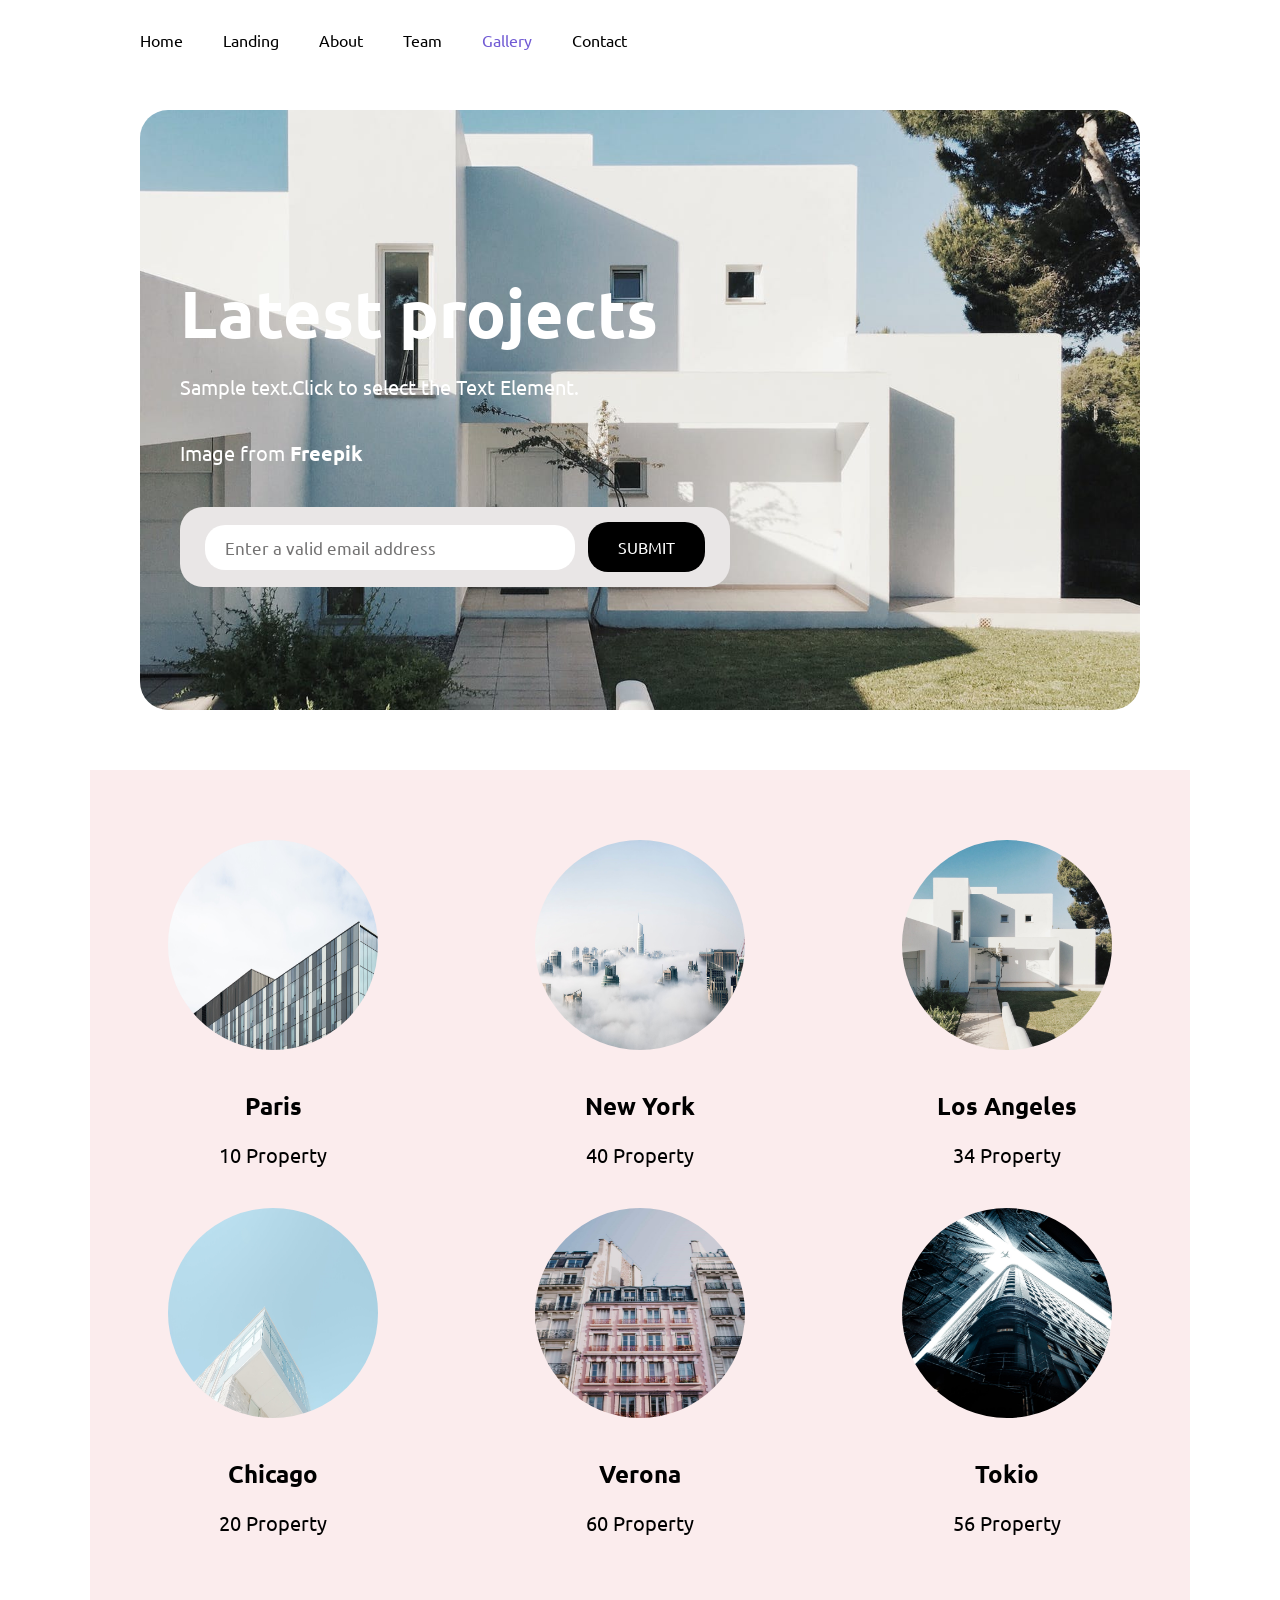
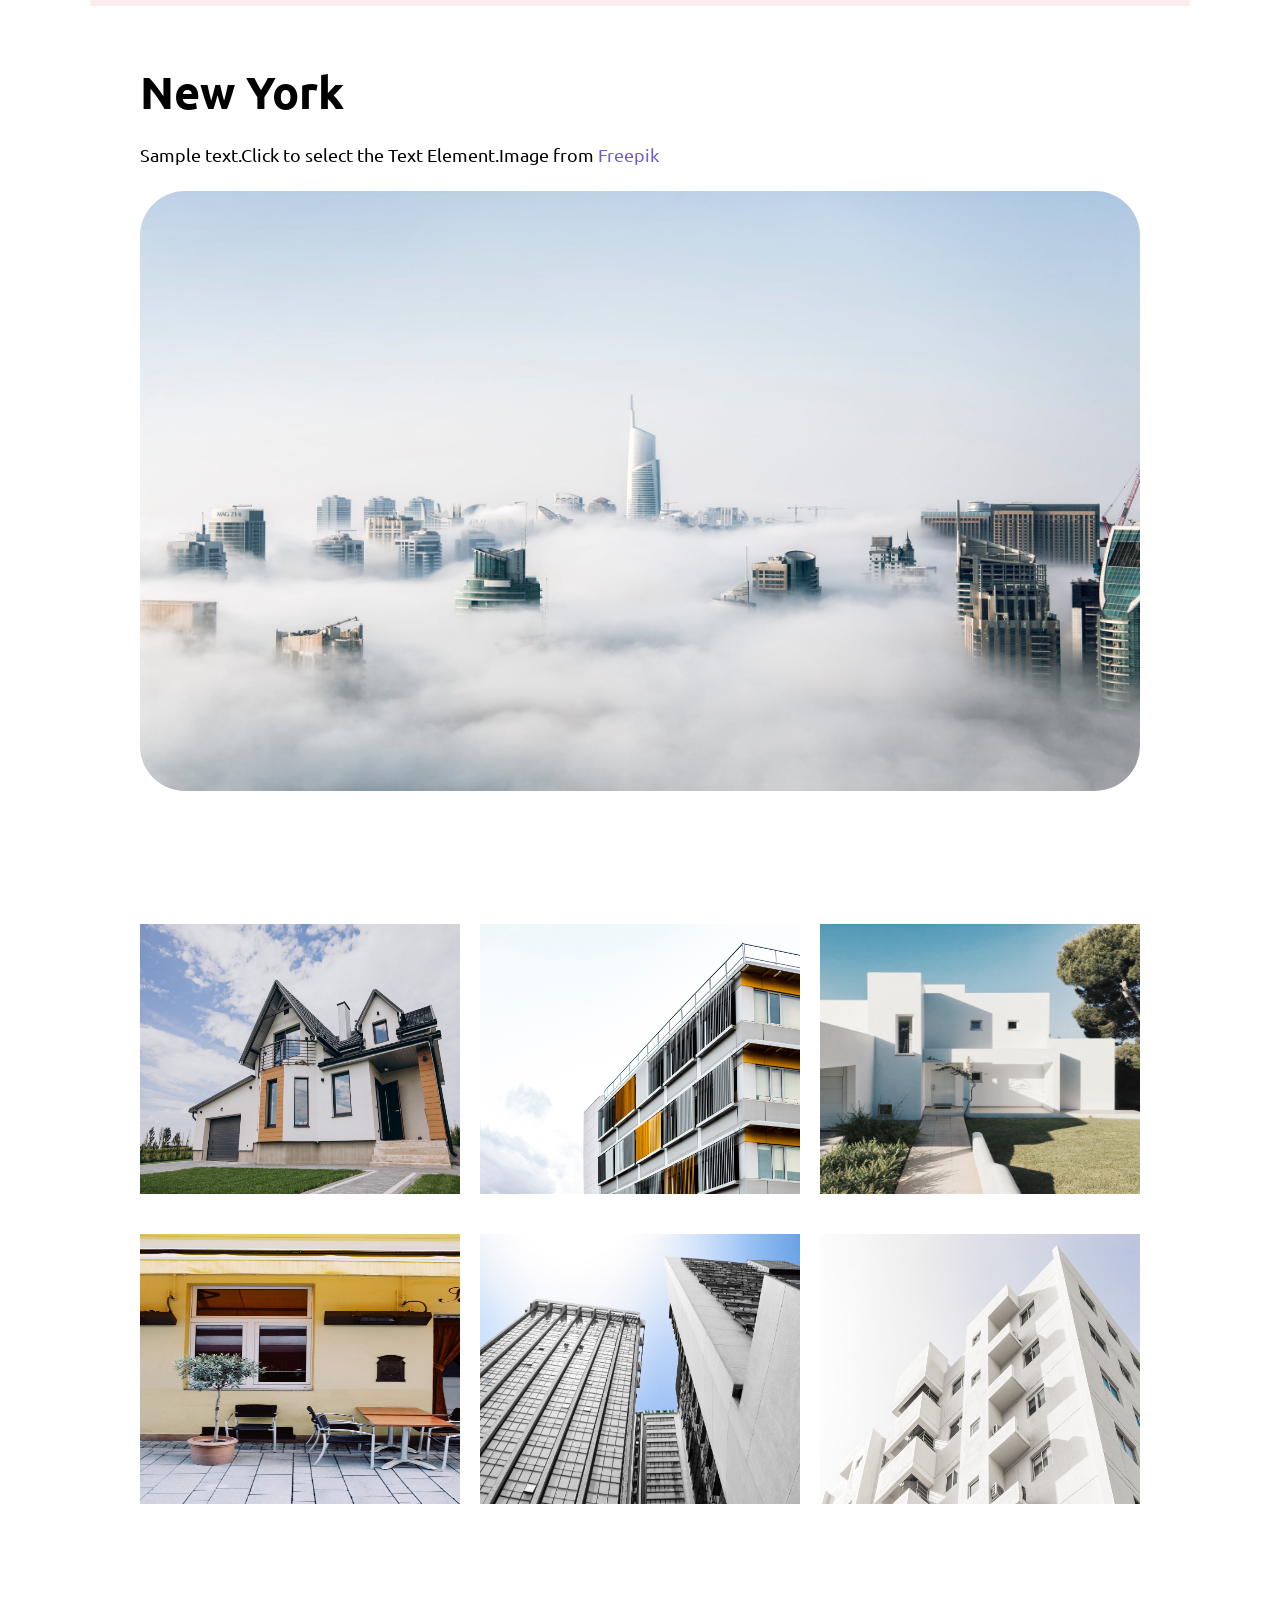
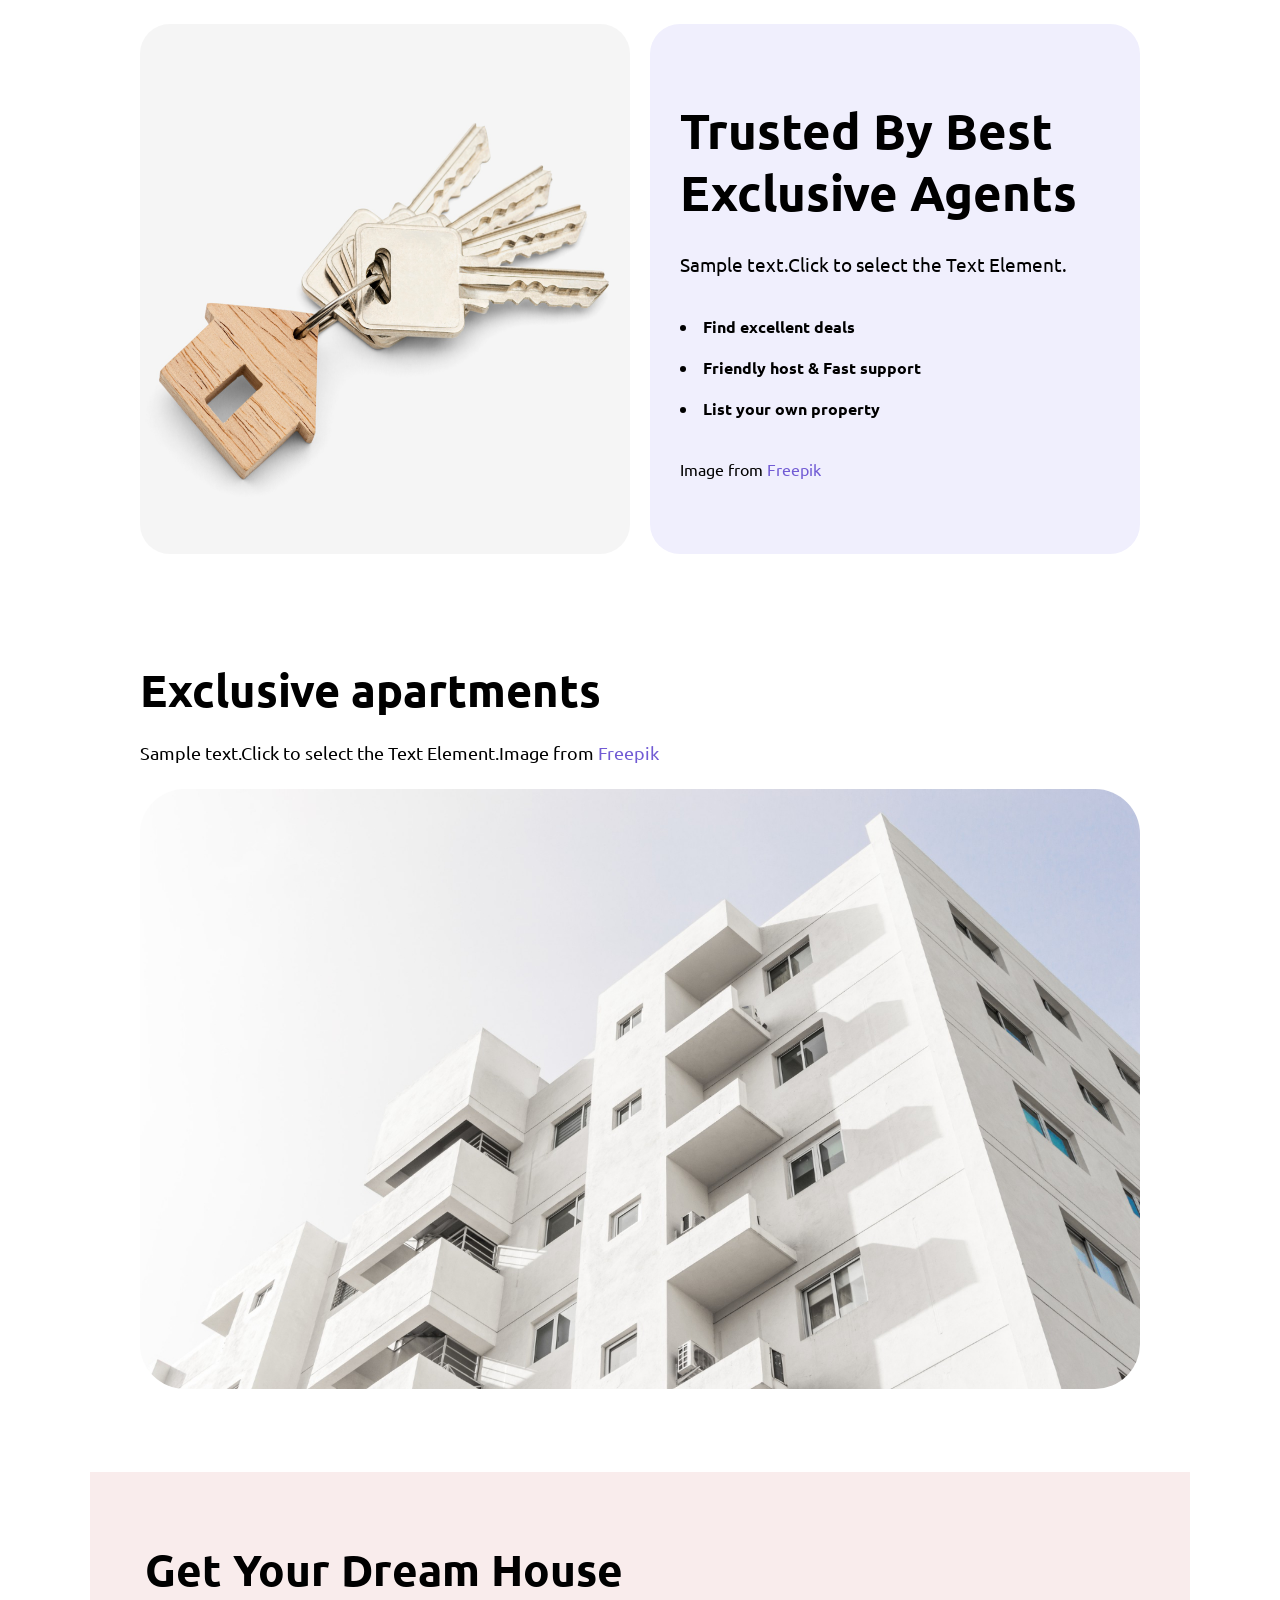
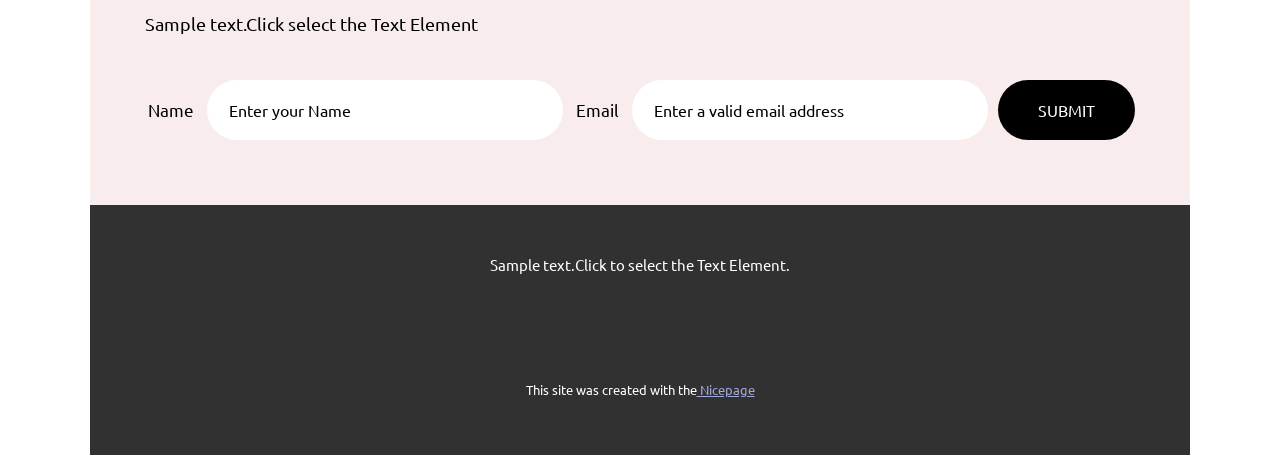
<file: lab2/index.html>
<html>
    <head>
        <link rel="preconnect" href="https://fonts.googleapis.com">
<link rel="preconnect" href="https://fonts.gstatic.com" crossorigin>
<link href="https://fonts.googleapis.com/css2?family=Ubuntu:ital,wght@0,300;0,400;0,500;0,700;1,300;1,400;1,500;1,700&display=swap" rel="stylesheet">
    </head>

<header>
  <link href="style.css" rel="stylesheet">
   <div class="table">
        <span class="navigation">
        <span class="text">Home</span>
        <span class="text">Landing</span>
        <span class="text">About</span>
        <span class="text">Team</span>
        <span class="text1">Gallery</span>
        <span class="text">Contact</span>
    </div>
</header>
<body>
    <div class="table1">
     <div class="text2">
        <h1>Latest projects</h1>
        <p>Sample text.Click to select the Text Element.</p>
        <p>Image from <b>Freepik</b></p>

        <div class="form">
        <div class="email">
        <span class="email-text">Enter a valid email address</span>
        <span class="submit">SUBMIT</span>
        </div>
        </div>
       </div>
       </div>
<div class="table2">
    <div class="paris">
        <img class="paris-img" src="./paris.jpeg">
        <div class="paris-text">
            <h2>Paris</h2>
            <p>10 Property</p>
        </div>
    </div>
    <div class="NewYork">
        <img class="newyork-img" src="./pexels-photo-325185.jpeg">
        <div class="newyork-text">
            <h2>New York</h2>
            <p>40 Property</p>
        </div>
    </div>
    <div class="losangeles">
        <img class="losangeles-img" src="./la.jpeg">
        <div class="losangeles-text">
            <h2>Los Angeles</h2>
            <p>34 Property</p>
        </div>
    </div>
    <div class="chicago">
        <img class="chicago-img" src="./pexels-photo-1029615.jpeg">
        <div class="chicago-text">
            <h2>Chicago</h2>
            <p>20 Property</p>
        </div>
    </div>
    <div class="verona">
        <img class="verona-img" src="./pexels-photo-2090651.jpeg">
        <div class="verona-text">
            <h2>Verona</h2>
            <p>60 Property</p>
        </div>
    </div>
    <div class="tokio">
        <img class="tokio-img" src="./pexels-photo-1769369.jpeg">
        <div class="tokio-text">
            <h2>Tokio</h2>
            <p>56 Property</p>
        </div>
    </div>
</div>
    <div class="table3">
        <div class="text3">
        <h3>New York</h3>
        <span class="text3">Sample text.Click to select the Text Element.Image from </span>
        <span class="text4">Freepik</span>
        </div>
        <img class="newyork-img1" src="./pexels-photo-325185.jpeg">
    </div>
    <div class="table4">
    <img class="gallery" src="./house-isolated-field.jpg">
    <img class="gallery" src="./apartment-building-city-with-copy-space.jpg">
    <img class="gallery" src="./la.jpeg">
    <img class="gallery" src="./pexels-photo-3874015.jpeg">
    <img class="gallery" src="./pexels-photo-3855622.jpeg">
    <img class="gallery" src="./low-angle-shot-facade-white-modern-building-blue-clear-sky.jpg">
    </div>
    <div class="table5">
        <div class="img">
        <img class="key" src="./wooden-keychain-white.jpg">
        </div>
        <div class="text5">
            <h4>Trusted By Best Exclusive Agents</h4>
            <p>Sample text.Click to select the Text Element.</p>
            <div class="list"><b>
                <li>Find excellent deals</li>
                <li>Friendly host & Fast support</li>
                <li>List your own property</li></b>
            </div>
            <div class="inf">
            <span>Image from </span>
            <span class="text4">Freepik</span>
            </div>

        </div>
    </div>
    <div class="table3">
        <div class="text3">
        <h3>Exclusive apartments</h3>
        <span class="text3">Sample text.Click to select the Text Element.Image from </span>
        <span class="text4">Freepik</span>
        </div>
        <img class="newyork-img1" src="./low-angle-shot-facade-white-modern-building-blue-clear-sky.jpg">
    </div>
    <div class="table6">
        <h5>Get Your Dream House</h5>
        <p>Sample text.Click select the Text Element</p>
        <div class="form6">
        <span class="name">Name</span>
        <span class="put">Enter your Name</span>
        <span class="name">Email</span>
        <span class="put">Enter a valid email address</span>
        <span class="submit1">SUBMIT</span>
        </div>
    </div>
        </div>
        <div class="footer">
        <p>Sample text.Click to select the Text Element.</p>
        <span class="nice">This site was created with the<p1>  Nicepage</p1></span>
        </div>
        
    </body>
</file>
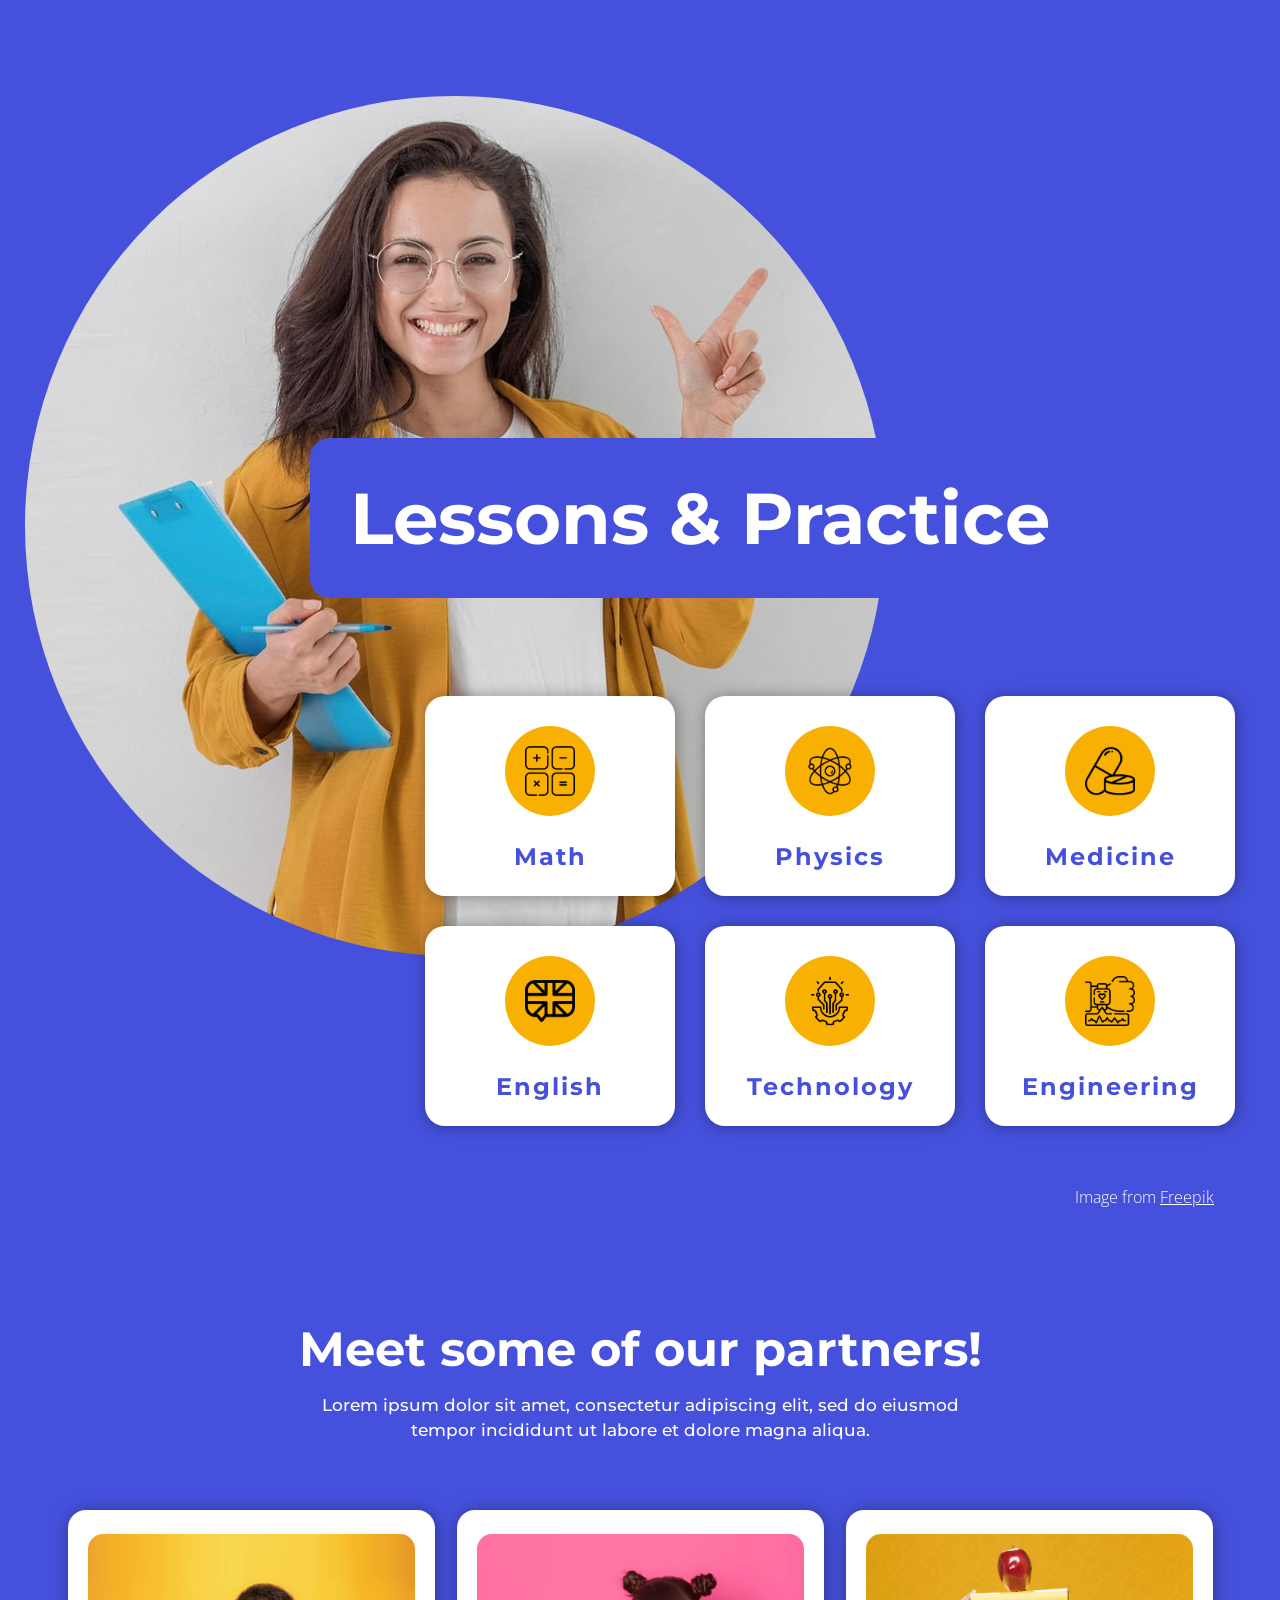
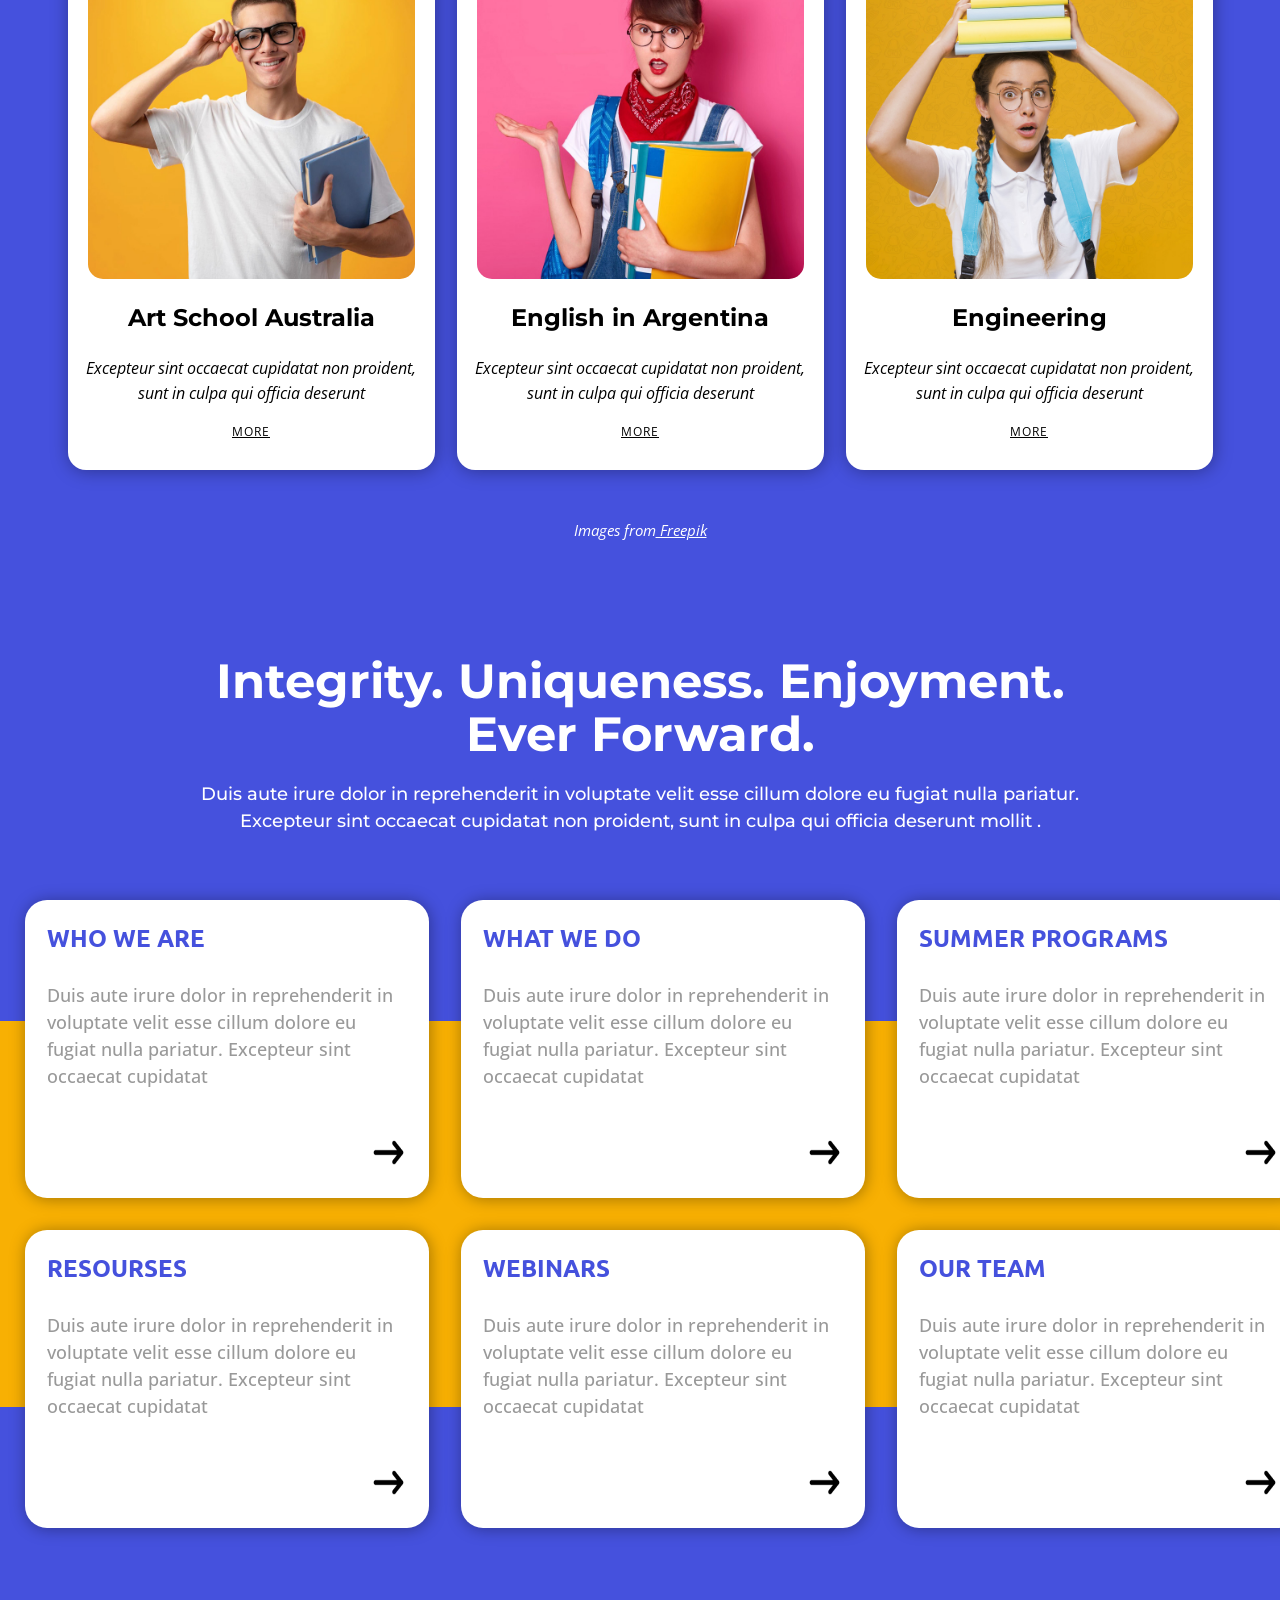
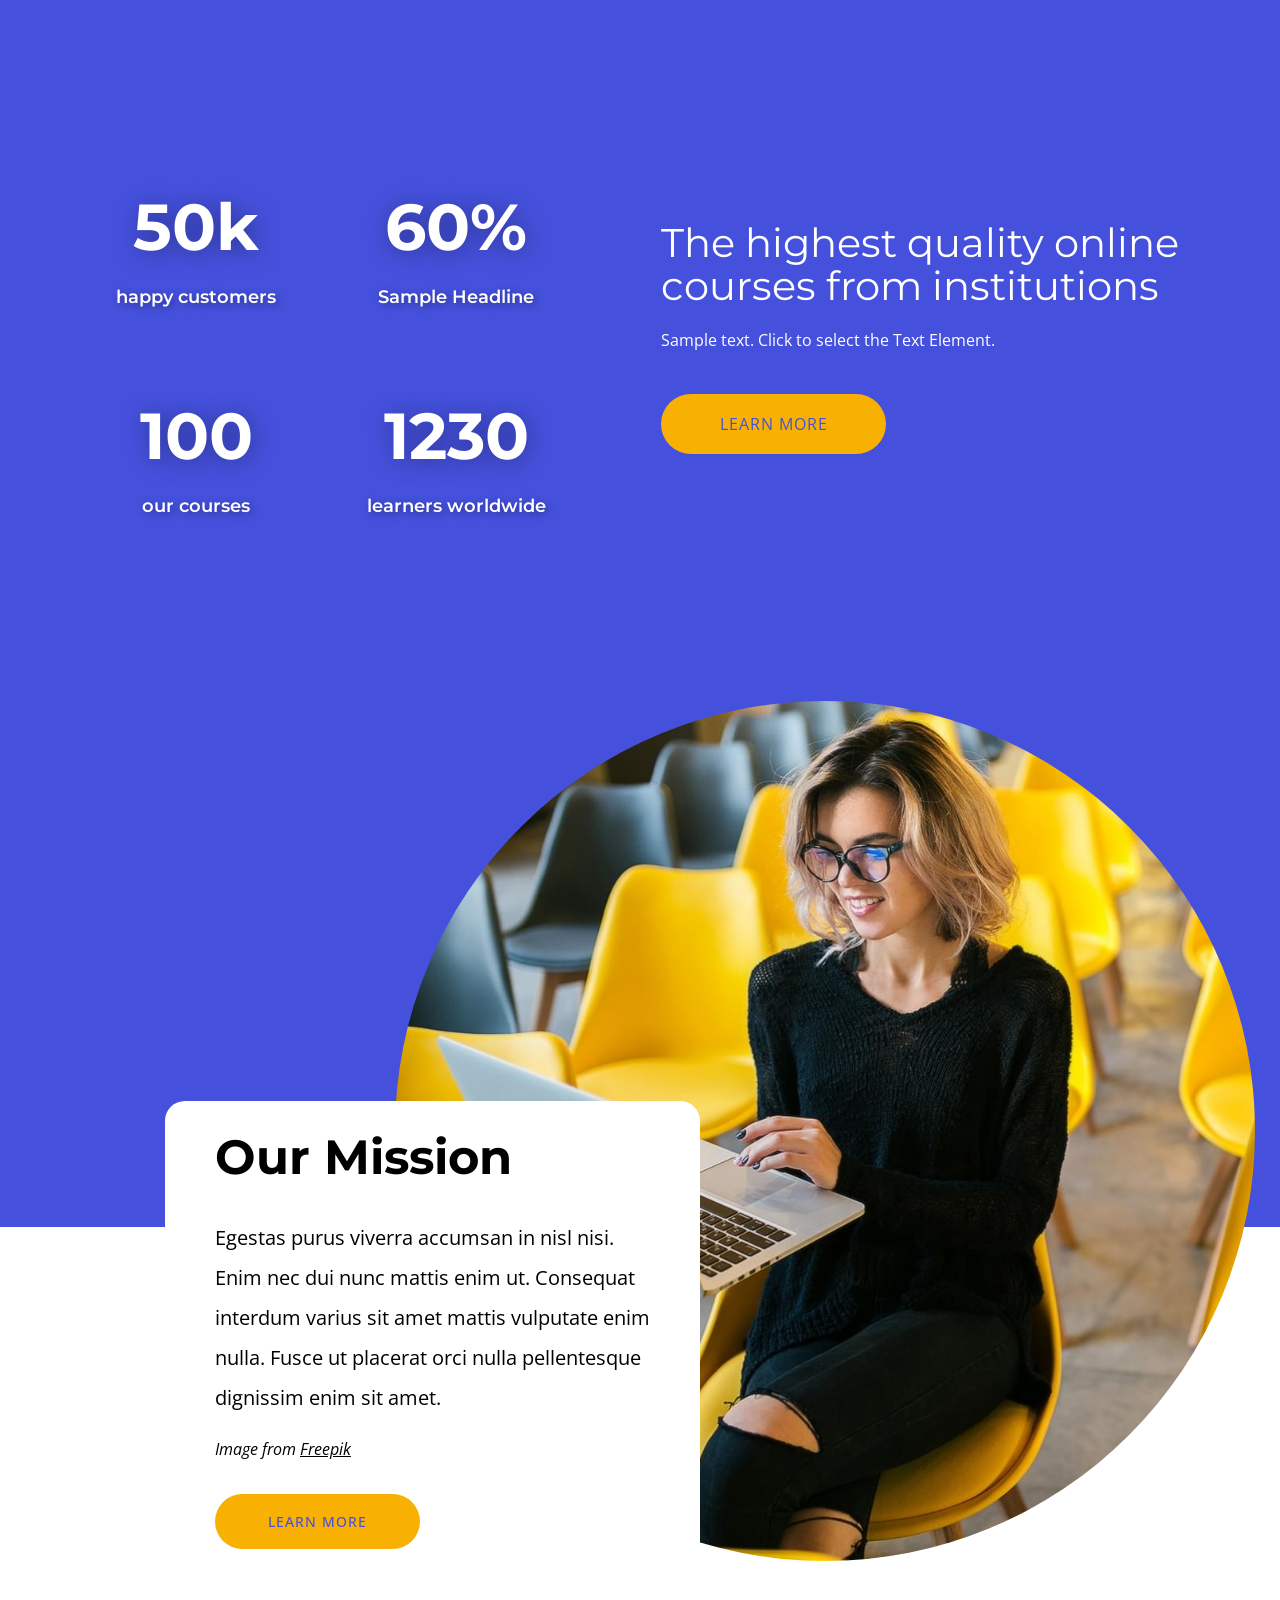
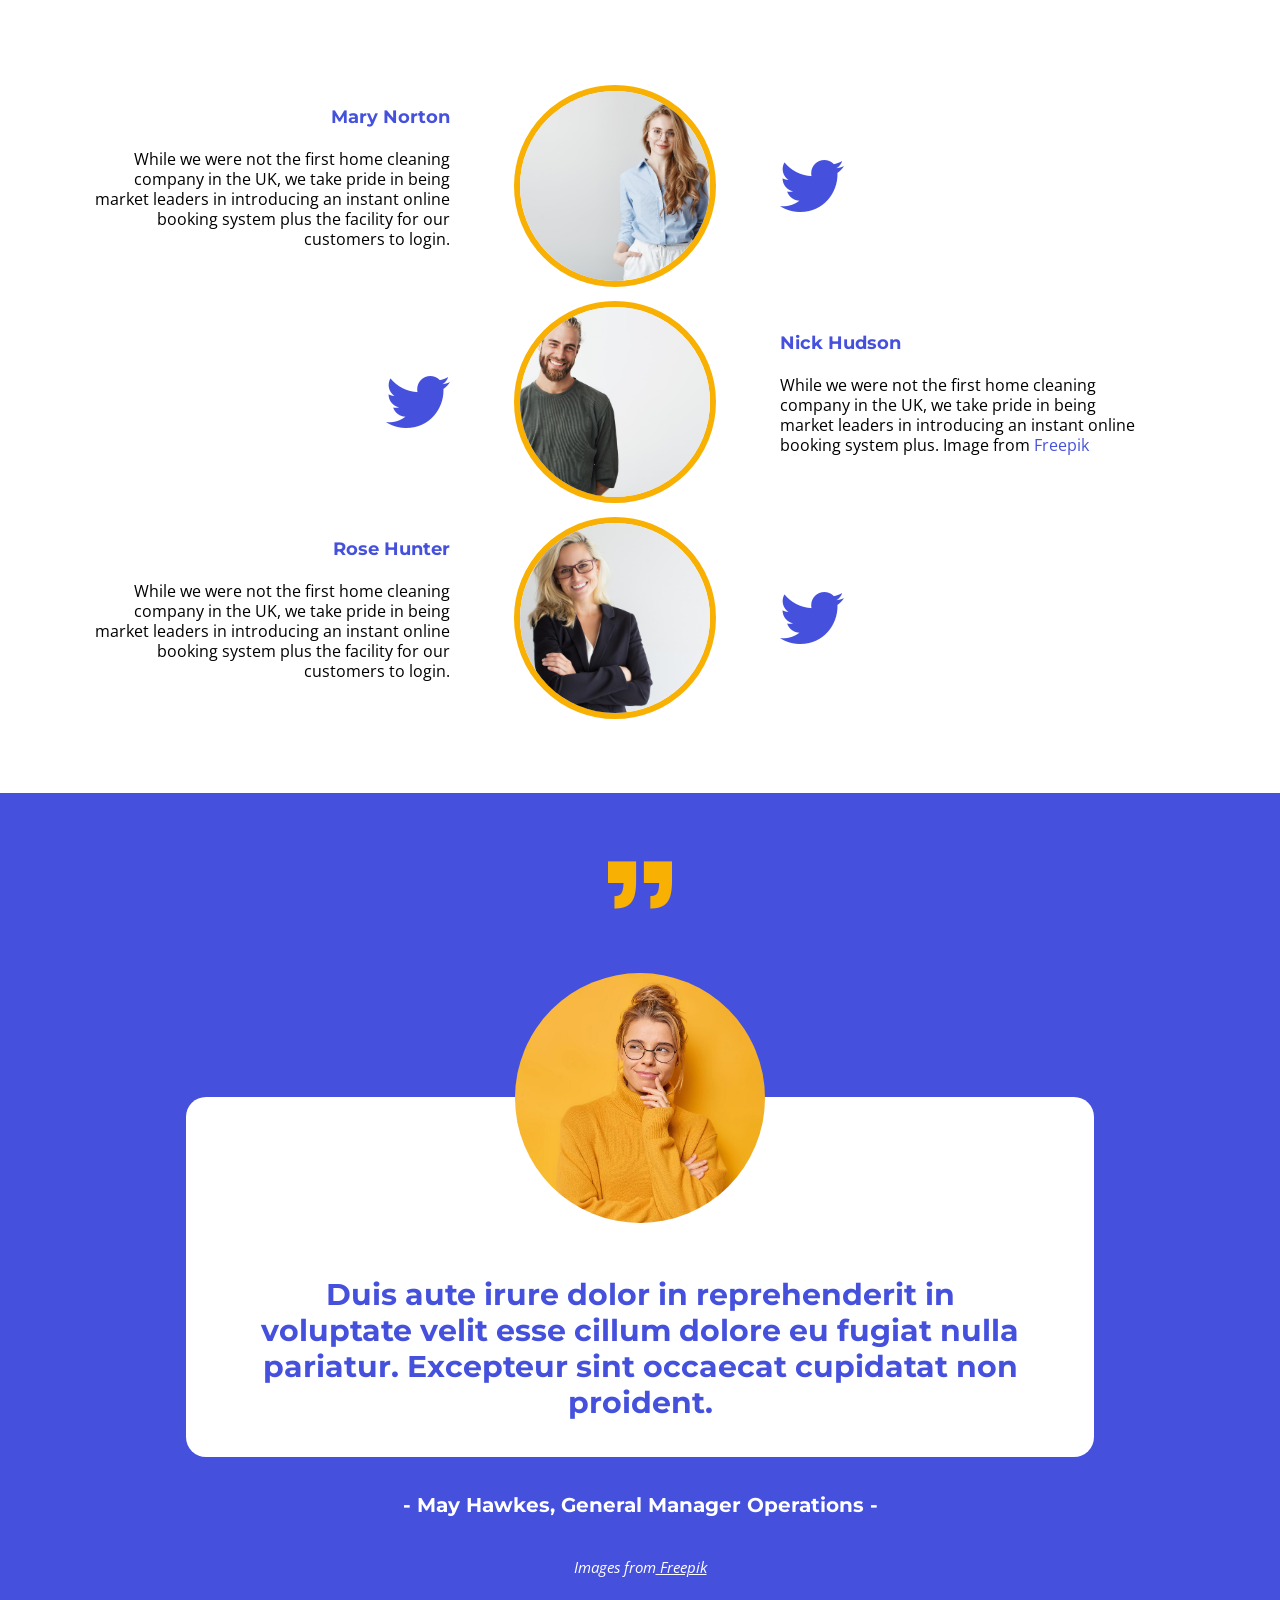
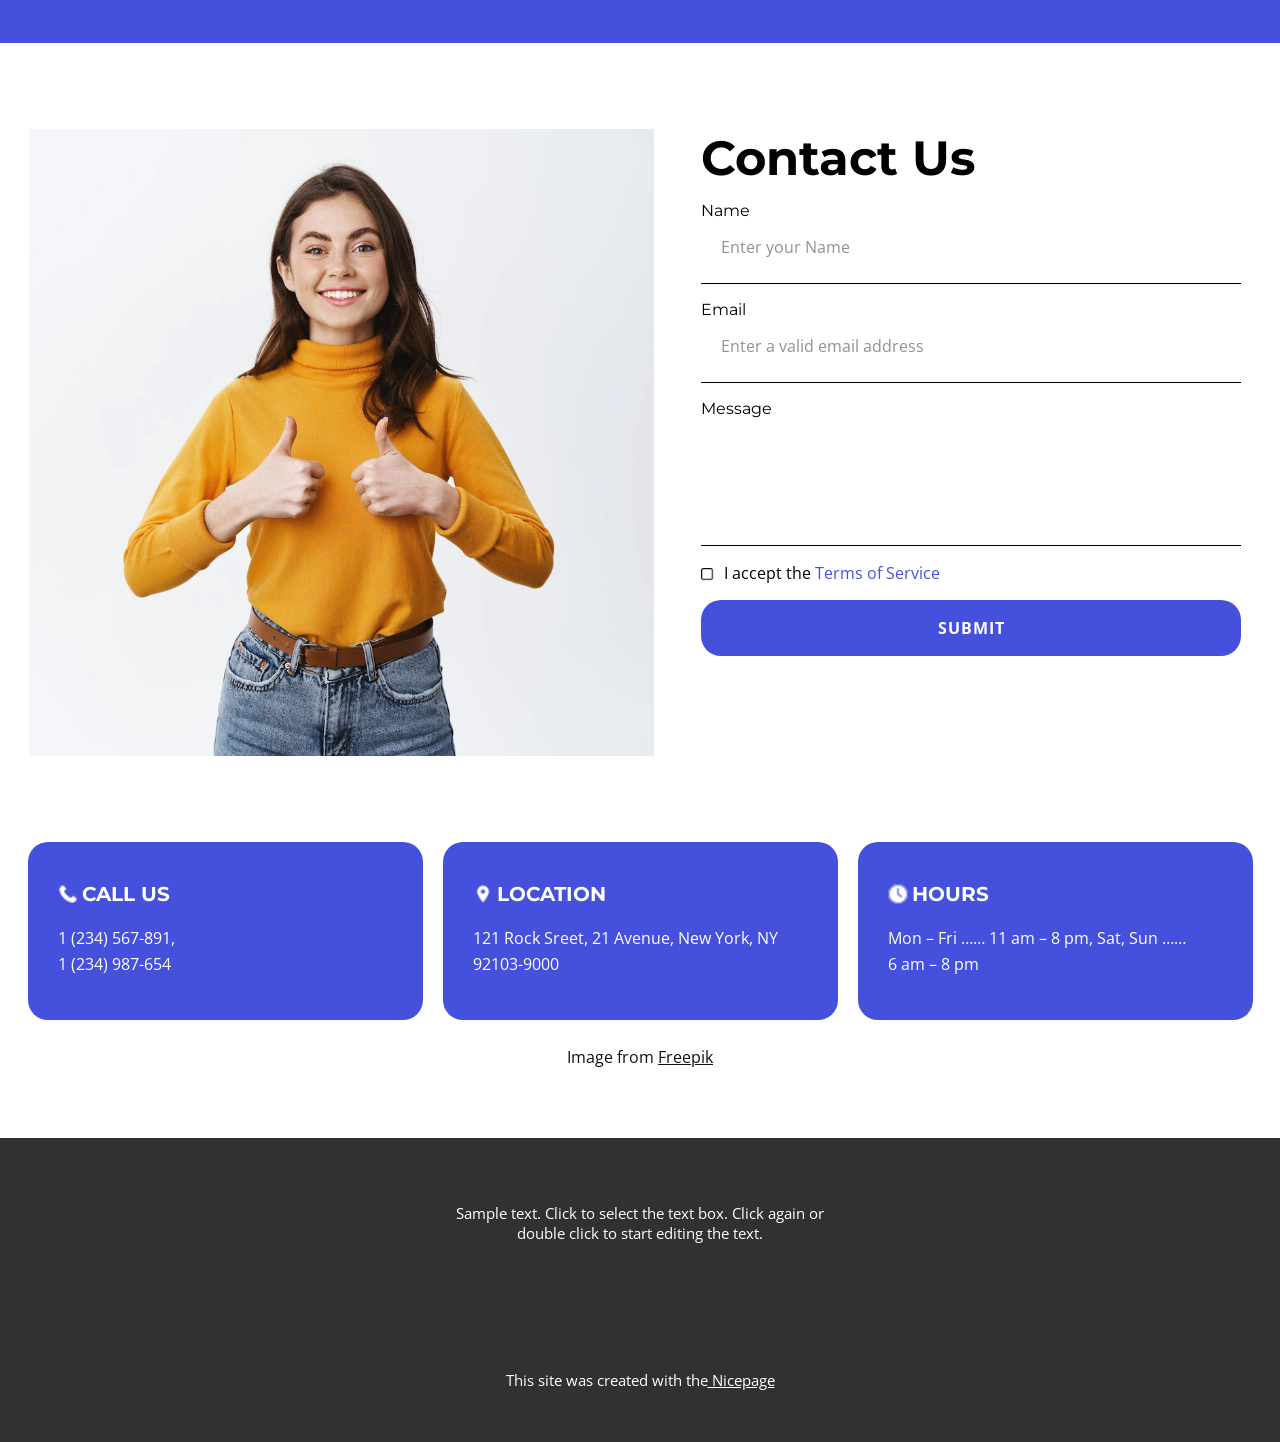
<file: lab3/index.html>
<html>
    <head>
    <link rel="stylesheet" href="style.css">
    <link rel="preconnect" href="https://fonts.googleapis.com">
    <link rel="preconnect" href="https://fonts.gstatic.com" crossorigin>
    <link href="https://fonts.googleapis.com/css2?family=Montserrat:ital,wght@0,100..900;1,100..900&family=Open+Sans:ital,wght@0,300..800;1,300..800&family=Ubuntu:ital,wght@0,300;0,400;0,500;0,700;1,300;1,400;1,500;1,700&display=swap" rel="stylesheet">
    </head>

    <body>
        <div class="table1">
            <div class="photo"></div>
             <h1>Lessons & Practice</h1>
        <div class="tablesub">
            <div class="form">
            <div class="circle">
            <img class="png" src="./maths.png">
            </div>
            <div class="text1">Math</div>
            </div>
            <div class="form">
            <div class="circle">
            <img class="png" src="./atom.png">
             </div>
            <div class="text1">Physics</div>
            </div>
            <div class="form">
            <div class="circle"> 
            <img class="png" src="./medicine.png">
             </div>
            <div class="text1">Medicine</div>
            </div>
            <div class="form">
            <div class="circle"> 
            <img class="png" src="./english-language.png">
            </div>
            <div class="text1">English</div>
            </div>
            <div class="form">
            <div class="circle"> 
            <img class="png" src="./technology.png">
             </div>
            <div class="text1">Technology</div>
            </div>
            <div class="form">
            <div class="circle"> 
            <img class="png" src="./smart-watch.png">
             </div>
            <div class="text1">Engineering</div>
            </div>
            </div>
        <div class="text2">Image from <p1>Freepik</p1></div>
        </div>
        <div class="table2">
            <h2>Meet some of our partners!</h2>
            <div class="p">Lorem ipsum dolor sit amet, consectetur adipiscing elit, sed do eiusmod tempor incididunt ut labore et dolore magna aliqua.</div>
            <div class="country">
                <div class="form2">
                    <img class="img1" src="./fg.jpg">
                    <h3>Art School Australia </h3>
                    <p>Excepteur sint occaecat cupidatat non proident, sunt in culpa qui officia deserunt</p>
                    <div class="more">MORE</div>
                </div>
                <div class="form2">
                    <img class="img1" src="./22.jpg">
                    <h3>English in Argentina </h3>
                    <p>Excepteur sint occaecat cupidatat non proident, sunt in culpa qui officia deserunt</p>
                    <div class="more">MORE</div>
                </div>
                <div class="form2">
                    <img class="img1" src="./fgfgg.jpg">
                    <h3>Engineering</h3>
                    <p>Excepteur sint occaecat cupidatat non proident, sunt in culpa qui officia deserunt</p>
                    <div class="more">MORE</div>
                </div>
                </div>
                <div class="p4">Images from<p2> Freepik</p2></div>
        </p>
        <div class="yellow"> </div>
        <div class="table3">
        <h2>Integrity. Uniqueness. Enjoyment.</h2>
            <h2>Ever Forward.</h2>
        <p>Duis aute irure dolor in reprehenderit in voluptate velit esse cillum dolore eu fugiat nulla pariatur.<br>
            Excepteur sint occaecat cupidatat non proident, sunt in culpa qui officia deserunt mollit .
        </p>
        <div class="question">
            <div class="form3">
            <h class="q">WHO WE ARE</h>
            <p class="duis">Duis aute irure dolor in reprehenderit in voluptate velit esse cillum dolore eu fugiat nulla pariatur. Excepteur sint occaecat cupidatat</p>
            <img class="ent" src="./enter.png">
            </div>
            <div class="form3">
            <h class="q">WHAT WE DO</h>
            <p class="duis">Duis aute irure dolor in reprehenderit in voluptate velit esse cillum dolore eu fugiat nulla pariatur. Excepteur sint occaecat cupidatat</p>
            <img class="ent" src="./enter.png">
            </div>
            <div class="form3">
            <h class="q">SUMMER PROGRAMS</h>
            <p class="duis">Duis aute irure dolor in reprehenderit in voluptate velit esse cillum dolore eu fugiat nulla pariatur. Excepteur sint occaecat cupidatat</p>
            <img class="ent" src="./enter.png">
            </div>
            <div class="form3">
            <h class="q">RESOURSES</h>
            <p class="duis">Duis aute irure dolor in reprehenderit in voluptate velit esse cillum dolore eu fugiat nulla pariatur. Excepteur sint occaecat cupidatat</p>
            <img class="ent" src="./enter.png">
            </div>
            <div class="form3">
            <h class="q">WEBINARS</h>
            <p class="duis">Duis aute irure dolor in reprehenderit in voluptate velit esse cillum dolore eu fugiat nulla pariatur. Excepteur sint occaecat cupidatat</p>
            <img class="ent" src="./enter.png">
            </div>
            <div class="form3">
            <h class="q">OUR TEAM</h>
            <p class="duis">Duis aute irure dolor in reprehenderit in voluptate velit esse cillum dolore eu fugiat nulla pariatur. Excepteur sint occaecat cupidatat</p>
            <img class="ent" src="./enter.png">
            </div>
        </div>
        </div>
        <div class="table4">
            <div class="stats">
            <div class="stat">
            <div class="num">50k</div>
            <div class="t">happy customers</div>
        </div>
        <div class="stat">
            <div class="num">60%</div>
            <div class="t">Sample Headline</div>
        </div>
        <div class="stat">
            <div class="num">100</div>
            <div class="t">our courses</div>
        </div>
        <div class="stat">
            <div class="num">1230</div>
            <div class="t">learners worldwide</div>
        </div>
        </div>
    <div class="info">
        <h class="info1">The highest quality online courses from institutions</h>
        <p class="info-text">Sample text. Click to select the Text Element.</p>
        <p class="learn">LEARN MORE</p>
    </div>
   </div>
</div>
<div class="page5">
    <div class="form5">
    <div class="photo1"></div>
    <div class="mission">
        <h class="mission1">Our Mission</h>
        <p class="text5">Egestas purus viverra accumsan in nisl nisi. Enim nec dui nunc mattis enim ut. Consequat interdum varius sit amet mattis vulputate enim nulla. Fusce ut placerat orci nulla pellentesque dignissim enim sit amet.</p>
        <p class="from">Image from <p3>Freepik</p3></p>
        <p class="learn1">LEARN MORE</p>
     </div>
    </div>
</div>
<div class="page6">
    <div class="people">
 
      <div class="person">
        <div class="person__text">
          <h3 class="name">Mary Norton</h3>
          <p class="bio">While we were not the first home cleaning company in the UK, we take pride in being market leaders in introducing an instant online booking system plus the facility for our customers to login.</p>
        </div>
            <img class="avatar" src="./758b5559-c3ba-4155-a732-78d6fab8bfcd.jpg">
            <img class="twi" src="./twitter.png">
        </div>
       <div class="person person--reverse">
        <div class="person__text">
          <h3 class="name">Nick Hudson</h3>
          <p class="bio">While we were not the first home cleaning company in the UK, we take pride in being market leaders in introducing an instant online booking system plus. Image from <p6>Freepik</p6></p>
        </div>
        <img class="avatar" src="./a7c767cf-3a26-4f01-874d-14261d2c39a7.jpg">
        <img class="twi" src="./twitter.png">
    </div>
        <div class="person">
        <div class="person__text">
          <h3 class="name">Rose Hunter</h3>
          <p class="bio">While we were not the first home cleaning company in the UK, we take pride in being market leaders in introducing an instant online booking system plus the facility for our customers to login.</p>
        </div>
         <img class="avatar" src="./e916e899-9128-4aac-8760-007d5815c973.jpg">
            <img class="twi" src="./twitter.png">
        </div>
        </div>
        </div>
        <div class="page7">
            <img class="tag" src="./inverted-commas.png">
            <h class="text7">Duis aute irure dolor in reprehenderit in 
                voluptate velit esse cillum dolore eu fugiat nulla pariatur. Excepteur sint occaecat cupidatat non 
                proident.</h>
            <img class="img7" src="./444.jpg">
            <p class="may">- May Hawkes, General Manager Operations -</p>
            <div class="p7">Images from<p2> Freepik</p2></div>
        </div>
        <div class="page8">
            <div class="form8">
         <img class="like" src="./ddf.jpg">
         <div class="contact">
            <h class="con">Contact Us</h>
            <div class="name1">
                <p class="nam">Name</p>
                <p class="enter">Enter your Name</p>
            </div>
            <div class="Email1">
                <p class="em">Email</p>
                <p class="enter">Enter a valid email address</p>
         </div>   
         <div class="message">
                <p class="mes">Message</p>
                <p class="enter"> </p>
         </div>
         <div class="accept">
            <img class="squ" src="./free-icon-square-11067333.png">
            <p class="ac">I accept the<p8> Terms of Service</p8></p>
         </div>
         <div class="submit">SUBMIT</div>
         </div>
         </div>
         <div class="block8">
         <div class="info8">
            <img class="icon" src="./call (1).png">
            <h class="titlein">CALL US</h>
            <p class="infor">1 (234) 567-891,<br>
               1 (234) 987-654</p>
         </div>
         <div class="info8">
            <img class="icon" src="./place.png">
            <h class="titlein">LOCATION</h>
            <p class="infor">121 Rock Sreet, 21 Avenue, New York, NY 92103-9000</p>
        </div>
        <div class="info8">
            <img class="icon1" src="./time.png">
            <h class="titlein">HOURS</h>
            <p class="infor">Mon – Fri …… 11 am – 8 pm, Sat, Sun  …… 6 am – 8 pm</p>
        </div>
        </div>
        <p class="free">Image from <p8>Freepik</p8></p>

         </div>
          <div class="footer">
        <p>Sample text. Click to select the text box. Click again or double click to start editing the text.</p>
        <p class="nice">This site was created with the<p1>  Nicepage</p1></p>
        </div>
        

        
    </body>
</html>
</file>
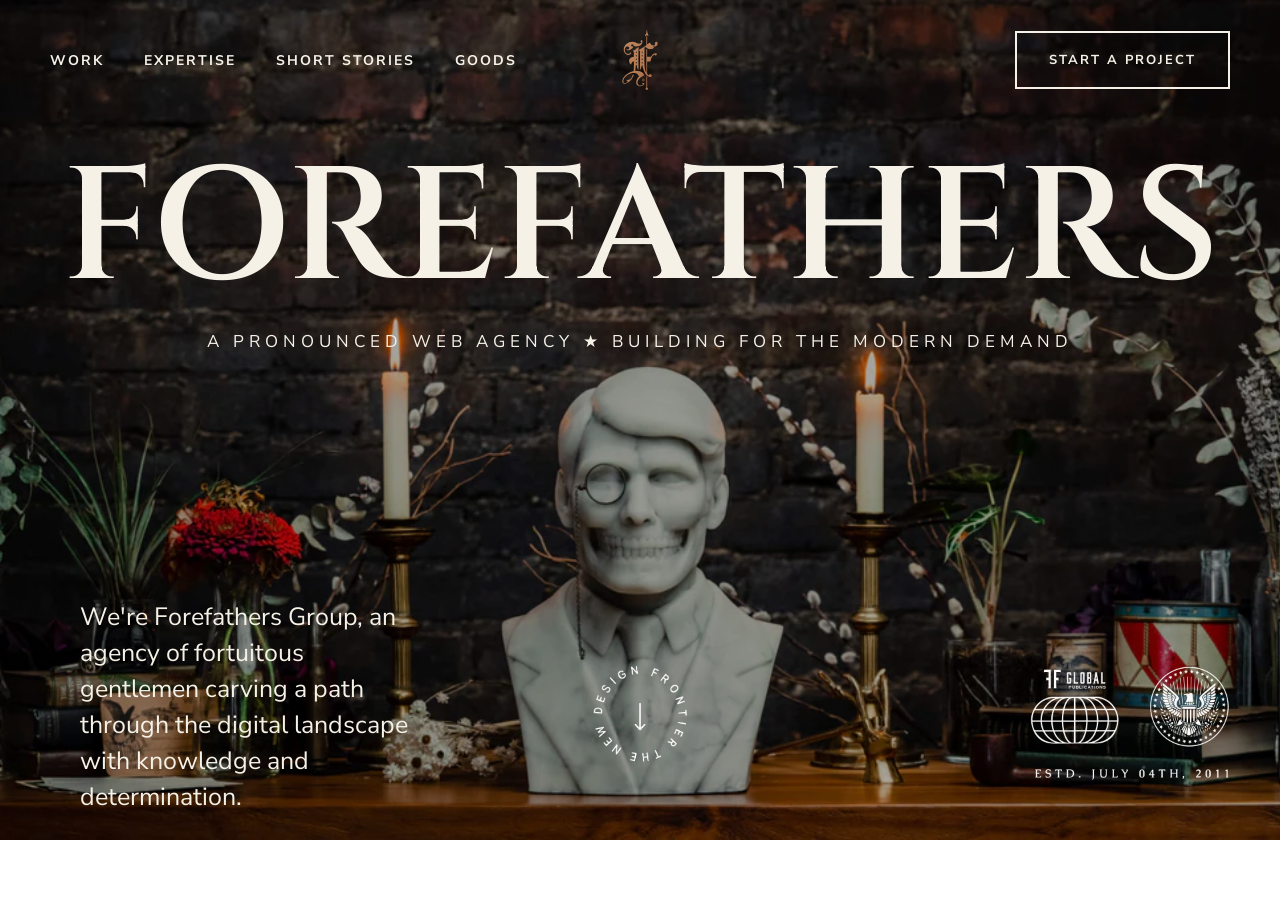
<file: lab6/index.html>
<html>
    <link rel="preconnect" href="https://fonts.googleapis.com">
<link rel="preconnect" href="https://fonts.gstatic.com" crossorigin>
<link href="https://fonts.googleapis.com/css2?family=Cinzel:wght@400..900&family=Nunito+Sans:ital,opsz,wght@0,6..12,200..1000;1,6..12,200..1000&display=swap" rel="stylesheet">
 <link rel="stylesheet" href="style.css">
    <body>
<div class="page">
    <img class="bg" src="./FFTablet_1100x.progressive.webp">
    <div class="title">
        <div class="head">
            <div class="menu">
                <span class="work">Work</span>
                <span class="expertise">Expertise</span>
                <span class="short">short stories</span>
                <span class="goods">goods</span>
            </div>
            <img class="logo" src="logo.svg">
            <div class="start">
    <span class="start-long">start a project</span>
    <span class="start-short">hire us</span>
</div>
        </div>
        <h1 class="title-text">forefathers</h1>
        <p class="title-subtext">a <span>pronounced </span>web agency ★ building for the modern demand</p>
    </div>
    <div class="bottom">
        <p class="bottom-text">We're Forefathers Group, an agency of fortuitous gentlemen carving a path through the digital landscape with knowledge and determination.</p>
        <img class="logo2" src="logo2.png">
        <img class="bottom-img" src="./home-hero-emblems.png">
    </div>
</div>
</body>
</html>
</file>
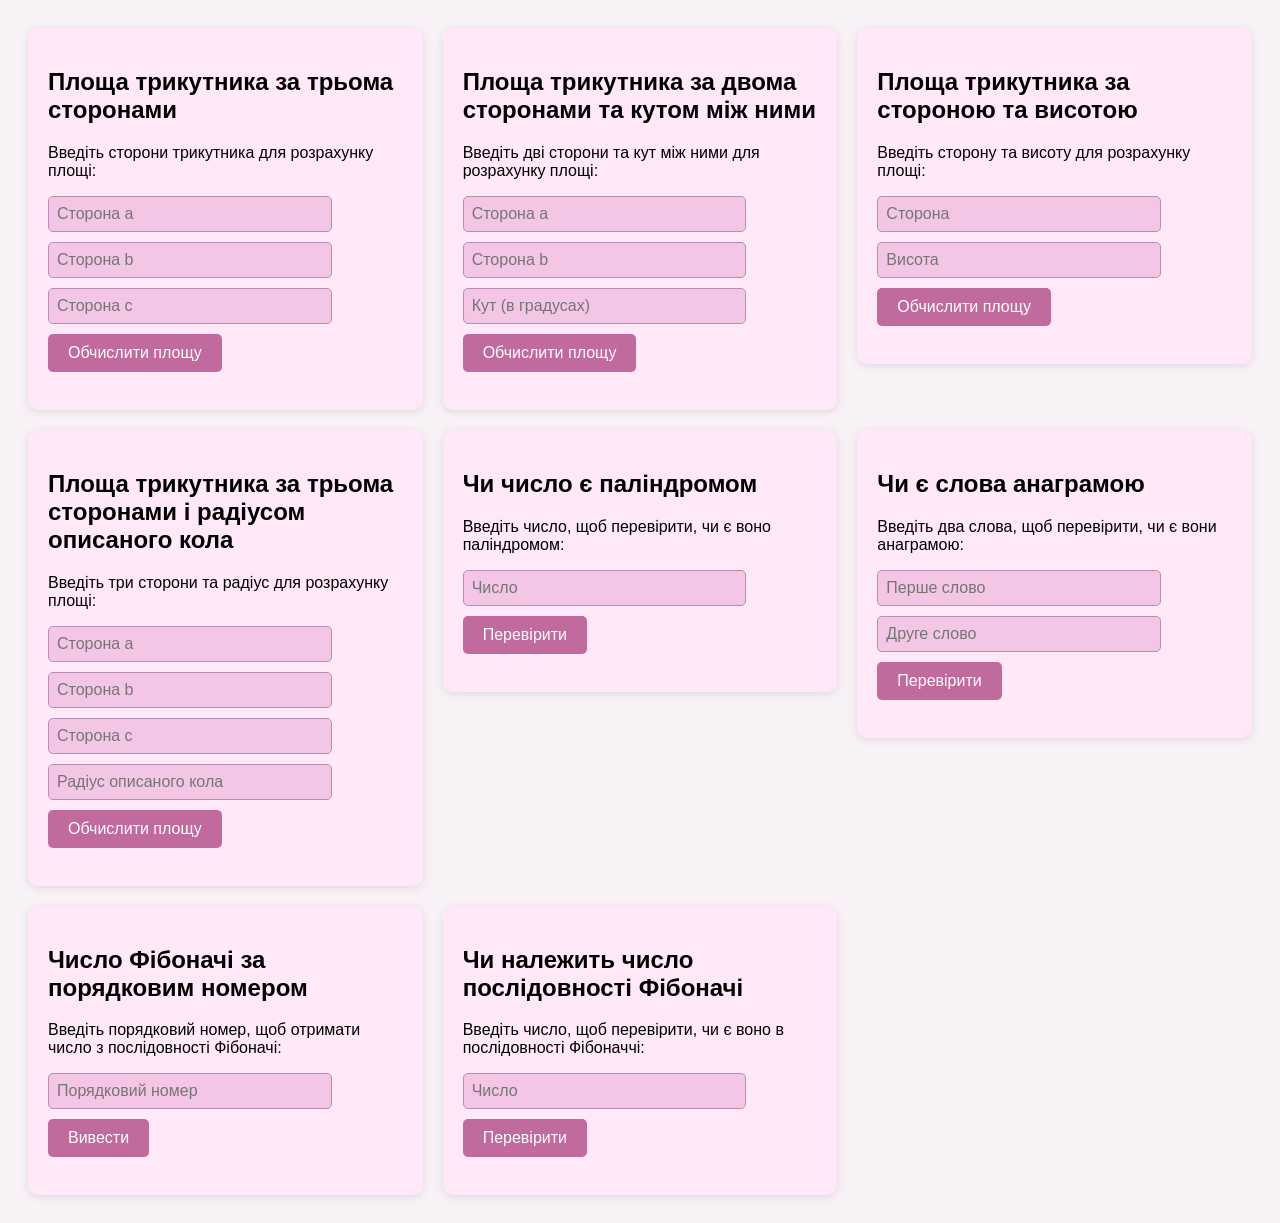
<file: lab7/index.html>
<html>
    <head>
        <link rel="stylesheet" href="style.css">
    </head>
    <body>
        <div class="task1">
           <h2> Площа трикутника за трьома сторонами</h2>
           <p>Введіть сторони трикутника для розрахунку площі:</p>
           <input type="number" id="t1-a" placeholder="Сторона a">
           <input type="number" id="t1-b" placeholder="Сторона b">
           <input type="number" id="t1-c" placeholder="Сторона c">
           <button id="t1-calculate">Обчислити площу</button>
           <p class="t1-result" id="t1-result"></p>
        </div>
        <script src="task1.js"></script>
        <div class="task2">
           <h2> Площа трикутника за двома сторонами та кутом між ними</h2>
           <p>Введіть дві сторони та кут між ними для розрахунку площі:</p>
           <input type="number" id="t2-a" placeholder="Сторона a">
           <input type="number" id="t2-b" placeholder="Сторона b">
           <input type="number" id="t2-angle" placeholder="Кут (в градусах)">
           <button id="t2-calculate">Обчислити площу</button>
           <p class="t2-result" id="t2-result"></p>
        </div>
        <script src="task2.js"></script>
        <div class="task3">
           <h2> Площа трикутника за стороною та висотою</h2>
           <p>Введіть сторону та висоту для розрахунку площі:</p>
           <input type="number" id="t3-side" placeholder="Сторона">
           <input type="number" id="t3-height" placeholder="Висота">
           <button id="t3-calculate">Обчислити площу</button>
           <p class="t3-result" id="t3-result"></p>
        </div>
        <script src="task3.js"></script>
        <div class="task4">
            <h2> Площа трикутника за трьома сторонами і радіусом описаного кола</h2>
                <p>Введіть три сторони та радіус для розрахунку площі:</p>
                <input type="text" id="t4-a" placeholder="Сторона а">
                <input type="text" id="t4-b" placeholder="Сторона b">
                <input type="text" id="t4-c" placeholder="Сторона c">
                <input type="text" id="t4-radius" placeholder="Радіус описаного кола">
                <button id="t4-calculate">Обчислити площу</button>
           <p class="t4-result" id="t4-result"></p>
        </div>
        <script src="task4.js"></script>
        <div class="task5">
            <h2>Чи число є паліндромом</h2>
            <p>Введіть число, щоб перевірити, чи є воно паліндромом:</p>
            <input type="text" id="t5-number" placeholder="Число">
            <button id="t5-calculate">Перевірити</button>
            <p class="t5-result" id="t5-result"></p>
        </div>
        <script src="task5.js"></script>
        <div class="task6">
            <h2>Чи є слова анаграмою</h2>
            <p>Введіть два слова, щоб перевірити, чи є вони анаграмою:</p>
            <input type="text" id="t6-word1" placeholder="Перше слово">
            <input type="text" id="t6-word2" placeholder="Друге слово">
            <button id="t6-calculate">Перевірити</button>
            <p class="t6-result" id="t6-result"></p>
        </div>
        <script src="task6.js"></script>
        <div class="task7">
            <h2>Число Фібоначі за порядковим номером</h2>
            <p>Введіть порядковий номер, щоб отримати число з послідовності Фібоначі:</p>
            <input type="text" id="t7-number" placeholder="Порядковий номер">
            <button id="t7-calculate">Вивести</button>
            <p class="t7-result" id="t7-result"></p>
        </div>
        <script src="task7.js"></script>
        <div class="task8">
            <h2>Чи належить число послідовності Фібоначі</h2>
            <p>Введіть число, щоб перевірити, чи є воно в послідовності Фібоначчі:</p>
            <input type="text" id="t8-number" placeholder="Число">
            <button id="t8-calculate">Перевірити</button>
            <p class="t8-result" id="t8-result"></p>
        </div>
        <script src="task8.js"></script>
    </body>
</html>
</file>
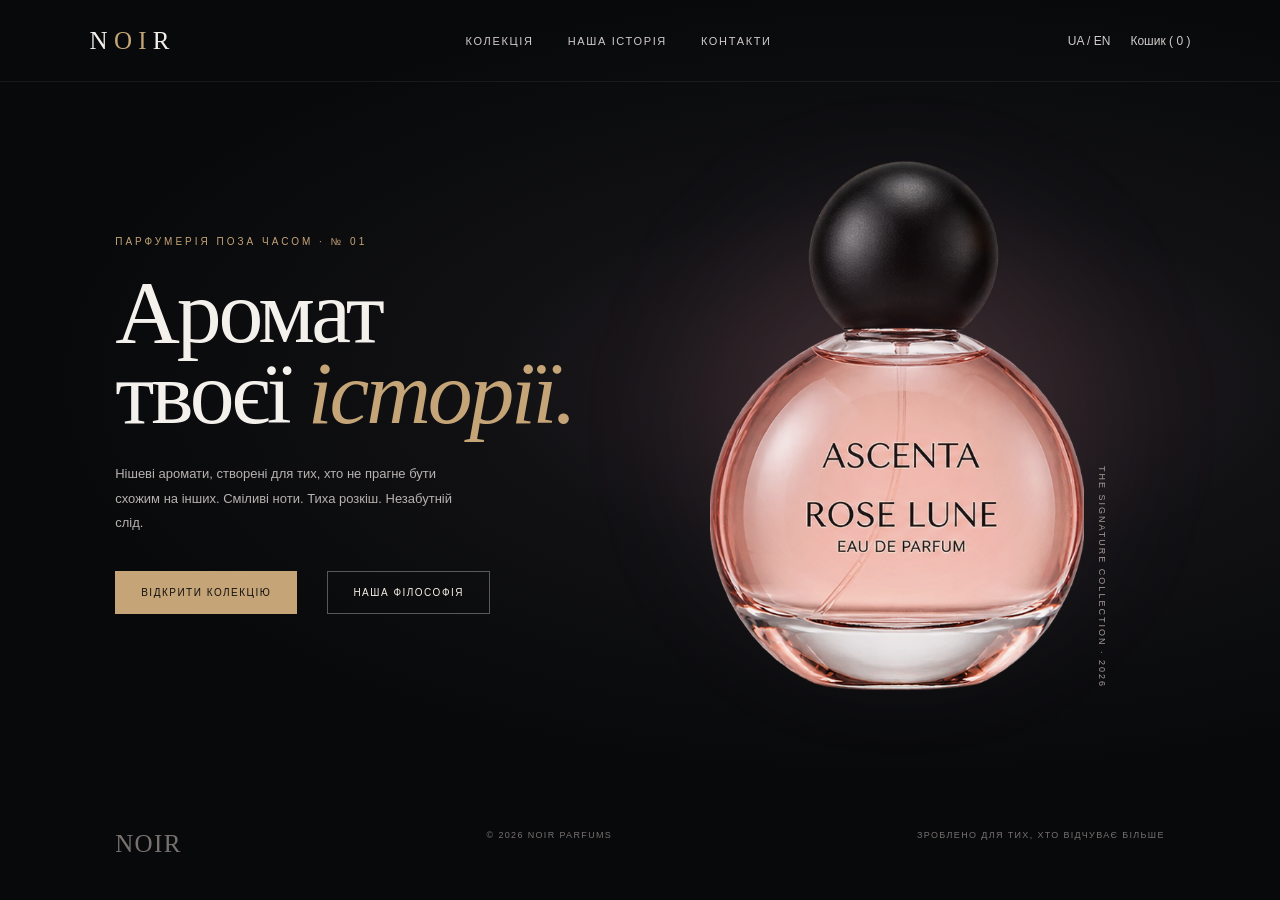
<file: lab9/index.html>
<!DOCTYPE html>
<html lang="uk">

<head>
  <meta charset="UTF-8">
  <meta name="viewport" content="width=device-width, initial-scale=1.0">
  <title>NOIR — Perfume Collection</title>
  <link rel="stylesheet" href="./style.css" />
</head>

<body>
  <header class="nav">
    <a class="logo main">
      <span style="--delay: 0.1s">N</span>
      <span style="--delay: 0.2s" class="color">O</span>
      <span style="--delay: 0.3s" class="color">I</span>
      <span style="--delay: 0.4s">R</span>
    </a>
    <nav class="navlinks" id="navlinks">
      <span>Колекція</span>
      <span>Наша історія</span>
      <span>Контакти</span>
    </nav>
    <div class="navright">
      <span>UA / EN</span>
      <span>Кошик ( <span id="cartCount">0</span> )</span>
    </div>
  </header>
  <section class="hero">
    <div class="hero-copy">
      <div style="--delay: 0.05s" class="eyebrow">Парфумерія поза часом · № 01</div>
      <h1 style="--delay: 0.1s">Аромат<br>твоєї <em>історії.</em></h1>
      <p style="--delay: 0.15s">Нішеві аромати, створені для тих, хто не прагне бути схожим на інших. Сміливі ноти.
        Тиха розкіш. Незабутній
        слід.</p>
      <div style="--delay: 0.2s" class="btn-wrapper">
        <div class="btn">Відкрити колекцію</div>
        <div class="btn ghost">Наша філософія</div>
      </div>
    </div>
    <div class="hero-art">
      <div class="glow"></div>
      <img src="./bottle-1.png" />
      <div class="art-caption-wrapper">
        <div class="art-caption" style="--ch-count: 32">The signature collection · 2026</div>
      </div>
    </div>
  </section>
  <footer><a class="logo">N<span>O</span>IR</a><span>© 2026 NOIR PARFUMS</span><span>Зроблено для тих, хто
      відчуває більше</span></footer>

</body>

</html>
</file>
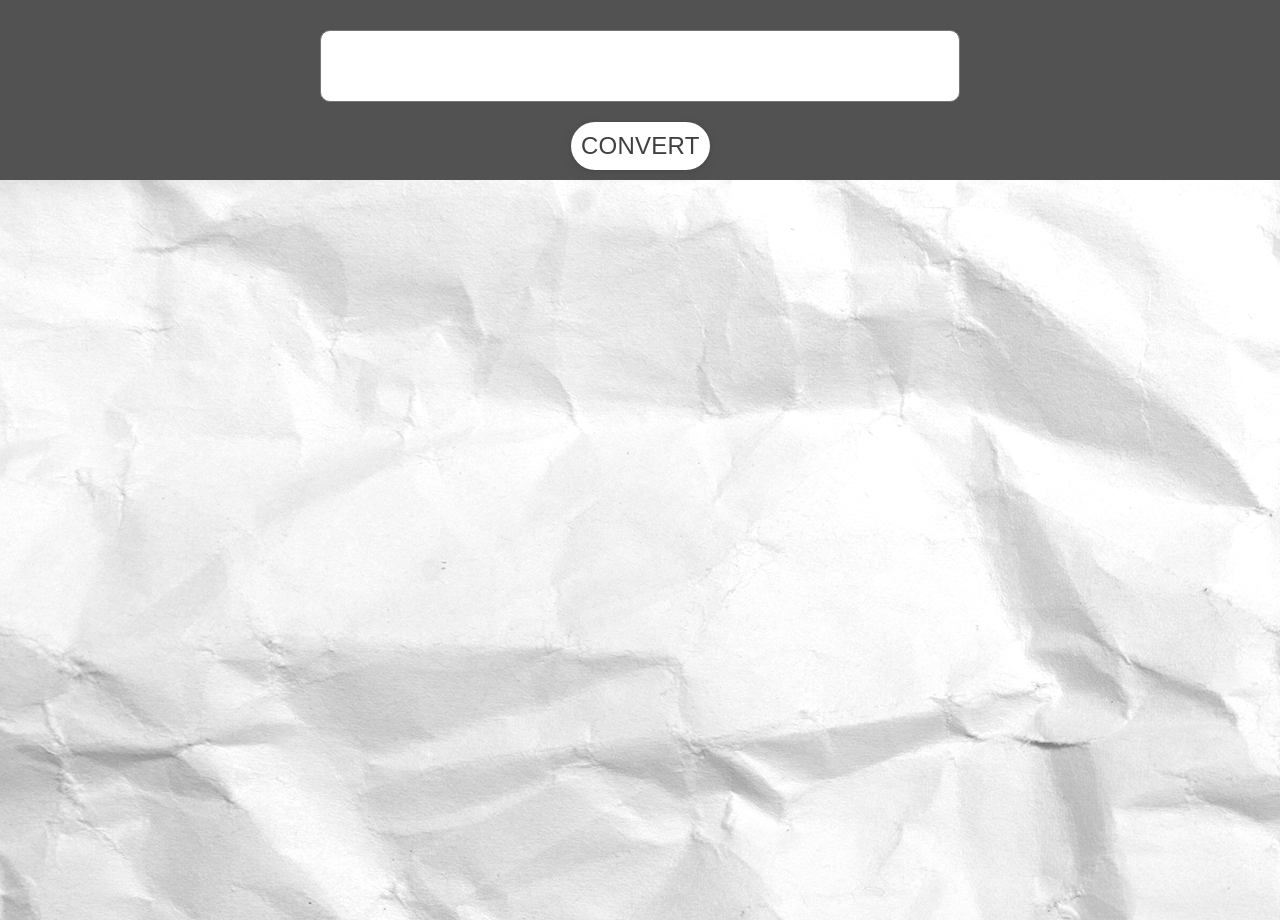
<file: pract_8 2/index.html>
<head>
 <link rel="stylesheet" href="./style.css" />
</head>

<body>
 <div>
  <textarea id="source-text"></textarea>
  <button id="go" class="button-17" role="button">convert</button>
 </div>

 <div class="container">
  <div id="result-text"></div>
 </div>

 <script src="./script.js"></script>
</body>
</file>
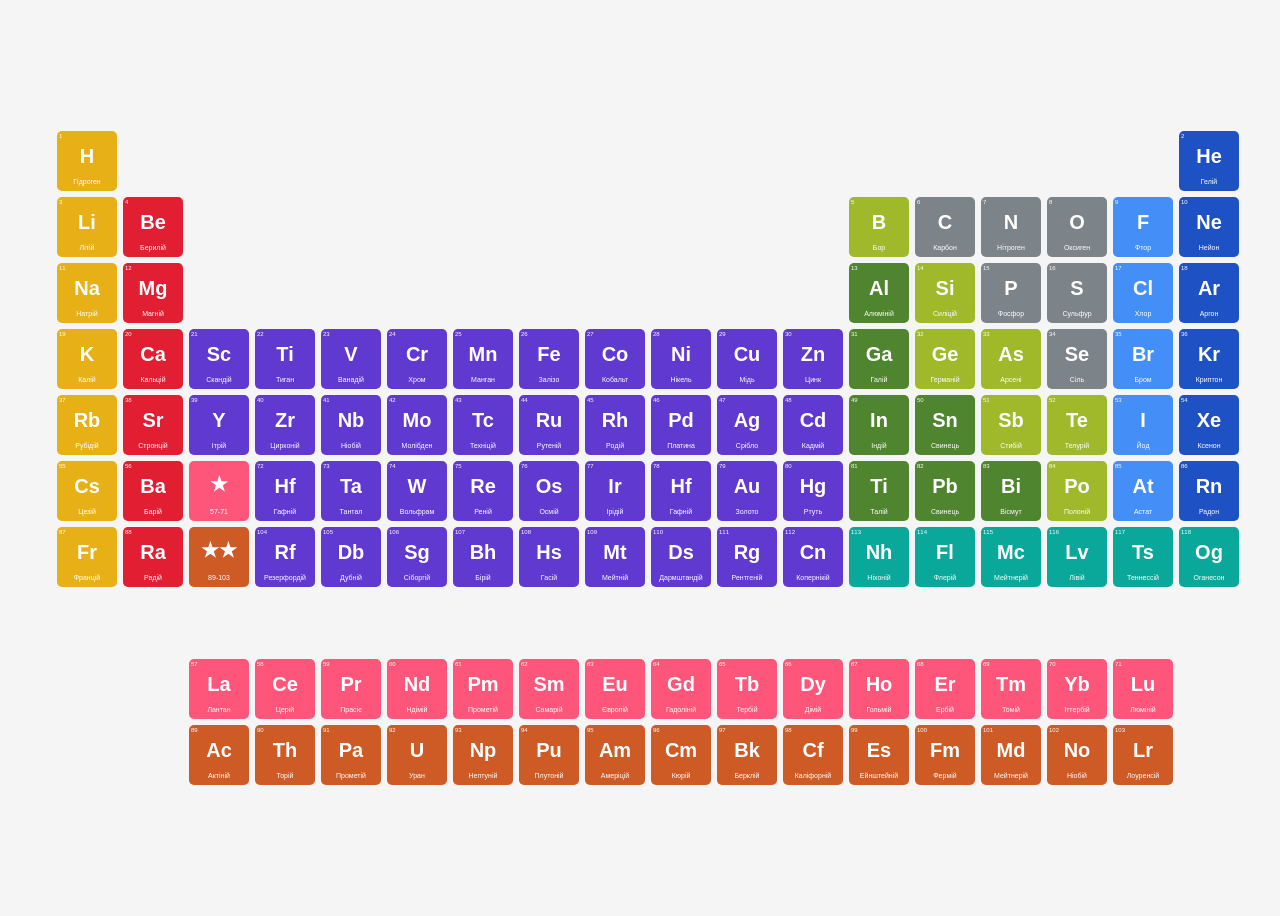
<file: web_lab1_bratchenko/task1/index.html>
<html>
    <head>
        <link href="./style.css" rel="stylesheet">
        </head>
<body>
    <div class="table">
    <div class="element yellow"
    style="grid-row:1;grid-column:1;">  
    <span class="number">1</span>
    <span class="symbol">H</span>
    <span class="name">Гідроген</span>
    </div>
    <div class="element blue"
    style="grid-row:1;grid-column:18;">  
    <span class="number">2</span>
    <span class="symbol">He</span>
    <span class="name">Гелій</span>
    </div>
    <div class="element yellow"
    style="grid-row:2;grid-column:1;">  
    <span class="number">3</span>
    <span class="symbol">Li</span>
    <span class="name">Літій</span>
    </div>
    <div class="element red"
    style="grid-row:2;grid-column:2;">  
    <span class="number">4</span>
    <span class="symbol">Be</span>
    <span class="name">Берилій</span>
    </div>
      <div class="element lightgreen"
    style="grid-row:2;grid-column:13;">  
    <span class="number">5</span>
    <span class="symbol">B</span>
    <span class="name">Бор</span>
    </div>
      <div class="element grey"
    style="grid-row:2;grid-column:14;">  
    <span class="number">6</span>
    <span class="symbol">C</span>
    <span class="name">Карбон</span>
    </div>
      <div class="element grey"
    style="grid-row:2;grid-column:15;">  
    <span class="number">7</span>
    <span class="symbol">N</span>
    <span class="name">Нітроген</span>
    </div>
      <div class="element grey"
    style="grid-row:2;grid-column:16;">  
    <span class="number">8</span>
    <span class="symbol">O</span>
    <span class="name">Оксиген</span>
    </div>
      <div class="element lightblue"
    style="grid-row:2;grid-column:17;">  
    <span class="number">9</span>
    <span class="symbol">F</span>
    <span class="name">Фтор</span>
    </div>
      <div class="element blue"
    style="grid-row:2;grid-column:18;">  
    <span class="number">10</span>
    <span class="symbol">Ne</span>
    <span class="name">Нейон</span>
    </div>
      <div class="element yellow"
    style="grid-row:3;grid-column:1;">  
    <span class="number">11</span>
    <span class="symbol">Na</span>
    <span class="name">Натрій</span>
    </div>
      <div class="element red"
    style="grid-row:3;grid-column:2;">  
    <span class="number">12</span>
    <span class="symbol">Mg</span>
    <span class="name">Магній</span>
    </div>
     <div class="element green"
    style="grid-row:3;grid-column:13;">  
    <span class="number">13</span>
    <span class="symbol">Al</span>
    <span class="name">Алюміній</span>
    </div> 
    <div class="element lightgreen"
    style="grid-row:3;grid-column:14;">  
    <span class="number">14</span>
    <span class="symbol">Si</span>
    <span class="name">Силіцій</span>
    </div>   
    <div class="element grey"
    style="grid-row:3;grid-column:15;">  
    <span class="number">15</span>
    <span class="symbol">P</span>
    <span class="name">Фосфор</span>
    </div>
    <div class="element grey"
    style="grid-row:3;grid-column:16;">  
    <span class="number">16</span>
    <span class="symbol">S</span>
    <span class="name">Сульфур</span>
    </div>
    <div class="element lightblue"
    style="grid-row:3;grid-column:17;">  
    <span class="number">17</span>
    <span class="symbol">Cl</span>
    <span class="name">Хлор</span>
    </div>
    <div class="element blue"
    style="grid-row:3;grid-column:18;">  
    <span class="number">18</span>
    <span class="symbol">Ar</span>
    <span class="name">Аргон</span>
    </div>
    <div class="element yellow"
    style="grid-row:4;grid-column:1;">  
    <span class="number">19</span>
    <span class="symbol">K</span>
    <span class="name">Калій</span>
    </div>
    <div class="element red"
    style="grid-row:4;grid-column:2;">  
    <span class="number">20</span>
    <span class="symbol">Ca</span>
    <span class="name">Кальцій</span>
    </div>
    <div class="element purple"
    style="grid-row:4;grid-column:3;">  
    <span class="number">21</span>
    <span class="symbol">Sc</span>
    <span class="name">Скандій</span>
    </div>
    <div class="element purple"
    style="grid-row:4;grid-column:4;">  
    <span class="number">22</span>
    <span class="symbol">Ti</span>
    <span class="name">Тиган</span>
    </div>
    <div class="element purple"
    style="grid-row:4;grid-column:5;">  
    <span class="number">23</span>
    <span class="symbol">V</span>
    <span class="name">Ванадій</span>
    </div>
     <div class="element purple"
    style="grid-row:4;grid-column:6;">  
    <span class="number">24</span>
    <span class="symbol">Cr</span>
    <span class="name">Хром</span>
    </div>
     <div class="element purple"
    style="grid-row:4;grid-column:7;">  
    <span class="number">25</span>
    <span class="symbol">Mn</span>
    <span class="name">Манган</span>
    </div>
     <div class="element purple"
    style="grid-row:4;grid-column:8;">  
    <span class="number">26</span>
    <span class="symbol">Fe</span>
    <span class="name">Залізо</span>
    </div>
     <div class="element purple"
    style="grid-row:4;grid-column:9;">  
    <span class="number">27</span>
    <span class="symbol">Co</span>
    <span class="name">Кобальт</span>
    </div>
     <div class="element purple"
    style="grid-row:4;grid-column:10;">  
    <span class="number">28</span>
    <span class="symbol">Ni</span>
    <span class="name">Нікель</span>
    </div>
     <div class="element purple"
    style="grid-row:4;grid-column:11;">  
    <span class="number">29</span>
    <span class="symbol">Cu</span>
    <span class="name">Мідь</span>
    </div>
     <div class="element purple"
    style="grid-row:4;grid-column:12;">  
    <span class="number">30</span>
    <span class="symbol">Zn</span>
    <span class="name">Цинк</span>
    </div>
     <div class="element green"
    style="grid-row:4;grid-column:13;">  
    <span class="number">31</span>
    <span class="symbol">Ga</span>
    <span class="name">Галій</span>
    </div>
    <div class="element lightgreen"
    style="grid-row:4;grid-column:14;">  
    <span class="number">32</span>
    <span class="symbol">Ge</span>
    <span class="name">Германій</span>
    </div>
    <div class="element lightgreen"
    style="grid-row:4;grid-column:15;">  
    <span class="number">33</span>
    <span class="symbol">As</span>
    <span class="name">Арсені</span>
    </div>
    <div class="element grey"
    style="grid-row:4;grid-column:16;">  
    <span class="number">34</span>
    <span class="symbol">Se</span>
    <span class="name">Сіль</span>
    </div>
    <div class="element lightblue"
    style="grid-row:4;grid-column:17;">  
    <span class="number">35</span>
    <span class="symbol">Br</span>
    <span class="name">Бром</span>
    </div>
    <div class="element blue"
    style="grid-row:4;grid-column:18;">  
    <span class="number">36</span>
    <span class="symbol">Kr</span>
    <span class="name">Криптон</span>
    </div>
    <div class="element yellow"
    style="grid-row:5;grid-column:1;">  
    <span class="number">37</span>
    <span class="symbol">Rb</span>
    <span class="name">Рубідій</span>
    </div>
    <div class="element red"
    style="grid-row:5;grid-column:2;">  
    <span class="number">38</span>
    <span class="symbol">Sr</span>
    <span class="name">Стронцій</span>
    </div>
    <div class="element purple"
    style="grid-row:5;grid-column:3;">  
    <span class="number">39</span>
    <span class="symbol">Y</span>
    <span class="name">Ітрій</span>
    </div>
    <div class="element purple"
    style="grid-row:5;grid-column:4;">  
    <span class="number">40</span>
    <span class="symbol">Zr</span>
    <span class="name">Цирконій</span>
    </div>
    <div class="element purple"
    style="grid-row:5;grid-column:5;">  
    <span class="number">41</span>
    <span class="symbol">Nb</span>
    <span class="name">Ніобій</span>
    </div>
    <div class="element purple"
    style="grid-row:5;grid-column:6;">  
    <span class="number">42</span>
    <span class="symbol">Mo</span>
    <span class="name">Молібден</span>
    </div>
    <div class="element purple"
    style="grid-row:5;grid-column:7;">  
    <span class="number">43</span>
    <span class="symbol">Tc</span>
    <span class="name">Техніцій</span>
    </div>
    <div class="element purple"
    style="grid-row:5;grid-column:8;">  
    <span class="number">44</span>
    <span class="symbol">Ru</span>
    <span class="name">Рутеній</span>
    </div>
    <div class="element purple"
    style="grid-row:5;grid-column:9;">  
    <span class="number">45</span>
    <span class="symbol">Rh</span>
    <span class="name">Рoдій</span>
    </div>
    <div class="element purple"
    style="grid-row:5;grid-column:10;">  
    <span class="number">46</span>
    <span class="symbol">Pd</span>
    <span class="name">Платина</span>
    </div>
    <div class="element purple"
    style="grid-row:5;grid-column:11;">  
    <span class="number">47</span>
    <span class="symbol">Ag</span>
    <span class="name">Срібло</span>
    </div>
    <div class="element purple"
    style="grid-row:5;grid-column:12;">  
    <span class="number">48</span>
    <span class="symbol">Cd</span>
    <span class="name">Кадмій</span>
    </div>
    <div class="element green"
    style="grid-row:5;grid-column:13;">  
    <span class="number">49</span>
    <span class="symbol">In</span>
    <span class="name">Індій</span>
    </div>
    <div class="element green"
    style="grid-row:5;grid-column:14;">  
    <span class="number">50</span>
    <span class="symbol">Sn</span>
    <span class="name">Свинець</span>
    </div>
    <div class="element lightgreen"
    style="grid-row:5;grid-column:15;">  
    <span class="number">51</span>
    <span class="symbol">Sb</span>
    <span class="name">Стибій</span>
    </div>
    <div class="element lightgreen"
    style="grid-row:5;grid-column:16;">  
    <span class="number">52</span>
    <span class="symbol">Te</span>
    <span class="name">Телурій</span>
    </div>
    <div class="element lightblue"
    style="grid-row:5;grid-column:17;">  
    <span class="number">53</span>
    <span class="symbol">I</span>
    <span class="name">Йoд</span>
    </div>
    <div class="element blue"
    style="grid-row:5;grid-column:18;">  
    <span class="number">54</span>
    <span class="symbol">Xe</span>
    <span class="name">Ксенон</span>
    </div>
    <div class="element yellow"
    style="grid-row:6;grid-column:1;">  
    <span class="number">55</span>
    <span class="symbol">Cs</span>
    <span class="name">Цезій</span>
    </div>
    <div class="element red"
    style="grid-row:6;grid-column:2;">  
    <span class="number">56</span>
    <span class="symbol">Ba</span>
    <span class="name">Барій</span>
    </div>
    <div class="element pink"
    style="grid-row:6;grid-column:3;"> 
    <span class="number"></span> 
    <span class="symbol">★</span>
    <span class="name">57-71</span>
    </div>
    <div class="element purple"
    style="grid-row:6;grid-column:4;">  
    <span class="number">72</span>
    <span class="symbol">Hf</span>
    <span class="name">Гафній</span>
    </div>
    <div class="element purple"
    style="grid-row:6;grid-column:5;">  
    <span class="number">73</span>
    <span class="symbol">Ta</span>
    <span class="name">Тантал</span>
    </div>
    <div class="element purple"
    style="grid-row:6;grid-column:6;">  
    <span class="number">74</span>
    <span class="symbol">W</span>
    <span class="name">Вольфрам</span>
    </div>
    <div class="element purple"
    style="grid-row:6;grid-column:7;">  
    <span class="number">75</span>
    <span class="symbol">Re</span>
    <span class="name">Реній</span>
    </div>
    <div class="element purple"
    style="grid-row:6;grid-column:8;">  
    <span class="number">76</span>
    <span class="symbol">Os</span>
    <span class="name">Осмій</span>
    </div>
    <div class="element purple"
    style="grid-row:6;grid-column:9;">  
    <span class="number">77</span>
    <span class="symbol">Ir</span>
    <span class="name">Ірідій</span>
    </div>
    <div class="element purple"
    style="grid-row:6;grid-column:10;">  
    <span class="number">78</span>
    <span class="symbol">Hf</span>
    <span class="name">Гафній</span>
    </div>
    <div class="element purple"
    style="grid-row:6;grid-column:11;">  
    <span class="number">79</span>
    <span class="symbol">Au</span>
    <span class="name">Золото</span>
    </div>
    <div class="element purple"
    style="grid-row:6;grid-column:12;">  
    <span class="number">80</span>
    <span class="symbol">Hg</span>
    <span class="name">Ртуть</span>
    </div>
    <div class="element green"
    style="grid-row:6;grid-column:13;">  
    <span class="number">81</span>
    <span class="symbol">Ti</span>
    <span class="name">Талій</span>
    </div>
    <div class="element green"
    style="grid-row:6;grid-column:14;">  
    <span class="number">82</span>
    <span class="symbol">Pb</span>
    <span class="name">Свинець</span>
    </div>
    <div class="element green"
    style="grid-row:6;grid-column:15;">  
    <span class="number">83</span>
    <span class="symbol">Bi</span>
    <span class="name">Вісмут</span>
    </div>
    <div class="element lightgreen"
    style="grid-row:6;grid-column:16;">  
    <span class="number">84</span>
    <span class="symbol">Po</span>
    <span class="name">Полоній</span>
    </div>
    <div class="element lightblue"
    style="grid-row:6;grid-column:17;">  
    <span class="number">85</span>
    <span class="symbol">At</span>
    <span class="name">Астат</span>
    </div>
    <div class="element blue"
    style="grid-row:6;grid-column:18;">  
    <span class="number">86</span>
    <span class="symbol">Rn</span>
    <span class="name">Радон</span>
    </div>
    <div class="element yellow"
    style="grid-row:7;grid-column:1;">  
    <span class="number">87</span>
    <span class="symbol">Fr</span>
    <span class="name">Францій</span>
    </div>
    <div class="element red"
    style="grid-row:7;grid-column:2;">  
    <span class="number">88</span>
    <span class="symbol">Ra</span>
    <span class="name">Радій</span>
    </div>
    <div class="element orange"
    style="grid-row:7;grid-column:3;"> 
    <span class="number"></span> 
    <span class="symbol">★★</span>
    <span class="name">89-103</span>
    </div>
    <div class="element purple"
    style="grid-row:7;grid-column:4;">  
    <span class="number">104</span>
    <span class="symbol">Rf</span>
    <span class="name">Резерфордій</span>
    </div>
    <div class="element purple"
    style="grid-row:7;grid-column:5;">  
    <span class="number">105</span>
    <span class="symbol">Db</span>
    <span class="name">Дубній</span>
    </div>
    <div class="element purple"
    style="grid-row:7;grid-column:6;">  
    <span class="number">106</span>
    <span class="symbol">Sg</span>
    <span class="name">Сіборгій</span>
    </div>
    <div class="element purple"
    style="grid-row:7;grid-column:7;">  
    <span class="number">107</span>
    <span class="symbol">Bh</span>
    <span class="name">Бірій</span>
    </div>
    <div class="element purple"
    style="grid-row:7;grid-column:8;">  
    <span class="number">108</span>
    <span class="symbol">Hs</span>
    <span class="name">Гасій</span>
    </div>
    <div class="element purple"
    style="grid-row:7;grid-column:9;">  
    <span class="number">109</span>
    <span class="symbol">Mt</span>
    <span class="name">Мейтній</span>
    </div>
    <div class="element purple"
    style="grid-row:7;grid-column:10;">  
    <span class="number">110</span>
    <span class="symbol">Ds</span>
    <span class="name">Дармштандій</span>
    </div>
    <div class="element purple"
    style="grid-row:7;grid-column:11;">  
    <span class="number">111</span>
    <span class="symbol">Rg</span>
    <span class="name">Рентгеній</span>
    </div>
    <div class="element purple"
    style="grid-row:7;grid-column:12;">  
    <span class="number">112</span>
    <span class="symbol">Cn</span>
    <span class="name">Копернікій</span>
    </div>
    <div class="element emerald"
    style="grid-row:7;grid-column:13;">  
    <span class="number">113</span>
    <span class="symbol">Nh</span>
    <span class="name">Ніхоній</span>
    </div>
    <div class="element emerald"
    style="grid-row:7;grid-column:14;">  
    <span class="number">114</span>
    <span class="symbol">Fl</span>
    <span class="name">Флерій</span>
    </div>
    <div class="element emerald"
    style="grid-row:7;grid-column:15;">  
    <span class="number">115</span>
    <span class="symbol">Mc</span>
    <span class="name">Мейтнерій</span>
    </div>
    <div class="element emerald"
    style="grid-row:7;grid-column:16;">  
    <span class="number">116</span>
    <span class="symbol">Lv</span>
    <span class="name">Лівій</span>
    </div>
    <div class="element emerald"
    style="grid-row:7;grid-column:17;">  
    <span class="number">117</span>
    <span class="symbol">Ts</span>
    <span class="name">Теннессій</span>
    </div>
    <div class="element emerald"
    style="grid-row:7;grid-column:18;">  
    <span class="number">118</span>
    <span class="symbol">Og</span>
    <span class="name">Оганесон</span>
    </div>
    <div class="element pink"
    style="grid-row:9;grid-column:3;">  
    <span class="number">57</span>
    <span class="symbol">La</span>
    <span class="name">Лантан</span>
    </div>
    <div class="element pink"
    style="grid-row:9;grid-column:4;">  
    <span class="number">58</span>
    <span class="symbol">Ce</span>
    <span class="name">Церій</span>
    </div>
    <div class="element pink"
    style="grid-row:9;grid-column:5;">  
    <span class="number">59</span>
    <span class="symbol">Pr</span>
    <span class="name">Прасіє</span>
    </div>
    <div class="element pink"
    style="grid-row:9;grid-column:6;">  
    <span class="number">60</span>
    <span class="symbol">Nd</span>
    <span class="name">Ндімій</span>
    </div>
    <div class="element pink"
    style="grid-row:9;grid-column:7;">  
    <span class="number">61</span>
    <span class="symbol">Pm</span>
    <span class="name">Прометій</span>
    </div>
    <div class="element pink"
    style="grid-row:9;grid-column:8;">  
    <span class="number">62</span>
    <span class="symbol">Sm</span>
    <span class="name">Самарій</span>
    </div>
    <div class="element pink"
    style="grid-row:9;grid-column:9;">  
    <span class="number">63</span>
    <span class="symbol">Eu</span>
    <span class="name">Європій</span>
    </div>
    <div class="element pink"
    style="grid-row:9;grid-column:10;">  
    <span class="number">64</span>
    <span class="symbol">Gd</span>
    <span class="name">Гадоліній</span>
    </div>
    <div class="element pink"
    style="grid-row:9;grid-column:11;">  
    <span class="number">65</span>
    <span class="symbol">Tb</span>
    <span class="name">Тербій</span>
    </div>
    <div class="element pink"
    style="grid-row:9;grid-column:12;">  
    <span class="number">66</span>
    <span class="symbol">Dy</span>
    <span class="name">Дімій</span>
    </div>
    <div class="element pink"
    style="grid-row:9;grid-column:13;">  
    <span class="number">67</span>
    <span class="symbol">Ho</span>
    <span class="name">Гольмій</span>
    </div>
    <div class="element pink"
    style="grid-row:9;grid-column:14;">  
    <span class="number">68</span>
    <span class="symbol">Er</span>
    <span class="name">Ербій</span>
    </div>
    <div class="element pink"
    style="grid-row:9;grid-column:15;">  
    <span class="number">69</span>
    <span class="symbol">Tm</span>
    <span class="name">Томій</span>
    </div>
    <div class="element pink"
    style="grid-row:9;grid-column:16;">  
    <span class="number">70</span>
    <span class="symbol">Yb</span>
    <span class="name">Іттербій</span>
    </div>
    <div class="element pink"
    style="grid-row:9;grid-column:17;">  
    <span class="number">71</span>
    <span class="symbol">Lu</span>
    <span class="name">Люміній</span>
    </div>
    <div class="element orange"
    style="grid-row:10;grid-column:3;">  
    <span class="number">89</span>
    <span class="symbol">Ac</span>
    <span class="name">Актіній</span>
    </div>
    <div class="element orange"
    style="grid-row:10;grid-column:4;">  
    <span class="number">90</span>
    <span class="symbol">Th</span>
    <span class="name">Торій</span>
    </div>
    <div class="element orange"
    style="grid-row:10;grid-column:5;">  
    <span class="number">91</span>
    <span class="symbol">Pa</span>
    <span class="name">Прометій</span>
    </div>
    <div class="element orange"
    style="grid-row:10;grid-column:6;">  
    <span class="number">92</span>
    <span class="symbol">U</span>
    <span class="name">Уран</span>
    </div>
    <div class="element orange"
    style="grid-row:10;grid-column:7;">  
    <span class="number">93</span>
    <span class="symbol">Np</span>
    <span class="name">Нептуній</span>
    </div>
    <div class="element orange"
    style="grid-row:10;grid-column:8;">  
    <span class="number">94</span>
    <span class="symbol">Pu</span>
    <span class="name">Плутоній</span>
    </div>
    <div class="element orange"
    style="grid-row:10;grid-column:9;">  
    <span class="number">95</span>
    <span class="symbol">Am</span>
    <span class="name">Амеріцій</span>
    </div>
    <div class="element orange"
    style="grid-row:10;grid-column:10;">  
    <span class="number">96</span>
    <span class="symbol">Cm</span>
    <span class="name">Кюрій</span>
    </div>
    <div class="element orange"
    style="grid-row:10;grid-column:11;">  
    <span class="number">97</span>
    <span class="symbol">Bk</span>
    <span class="name">Берклій</span>
    </div>
    <div class="element orange"
    style="grid-row:10;grid-column:12;">  
    <span class="number">98</span>
    <span class="symbol"> Cf</span>
    <span class="name">Каліфорній</span>
    </div>
    <div class="element orange"
    style="grid-row:10;grid-column:13;">  
    <span class="number">99</span>
    <span class="symbol">Es</span>
    <span class="name">Ейнштейній</span>
    </div>
    <div class="element orange"
    style="grid-row:10;grid-column:14;">  
    <span class="number">100</span>
    <span class="symbol">Fm</span>
    <span class="name">Фермій</span>
    </div>
    <div class="element orange"
    style="grid-row:10;grid-column:15;">  
    <span class="number">101</span>
    <span class="symbol">Md</span>
    <span class="name">Мейтнерій</span>
    </div>
    <div class="element orange"
    style="grid-row:10;grid-column:16;">  
    <span class="number">102</span>
    <span class="symbol">No</span>
    <span class="name">Ніобій</span>
    </div>
    <div class="element orange"
    style="grid-row:10;grid-column:17;">  
    <span class="number">103</span>
    <span class="symbol">Lr</span>
    <span class="name">Лоуренсій</span>
    </div>


</body>
</file>
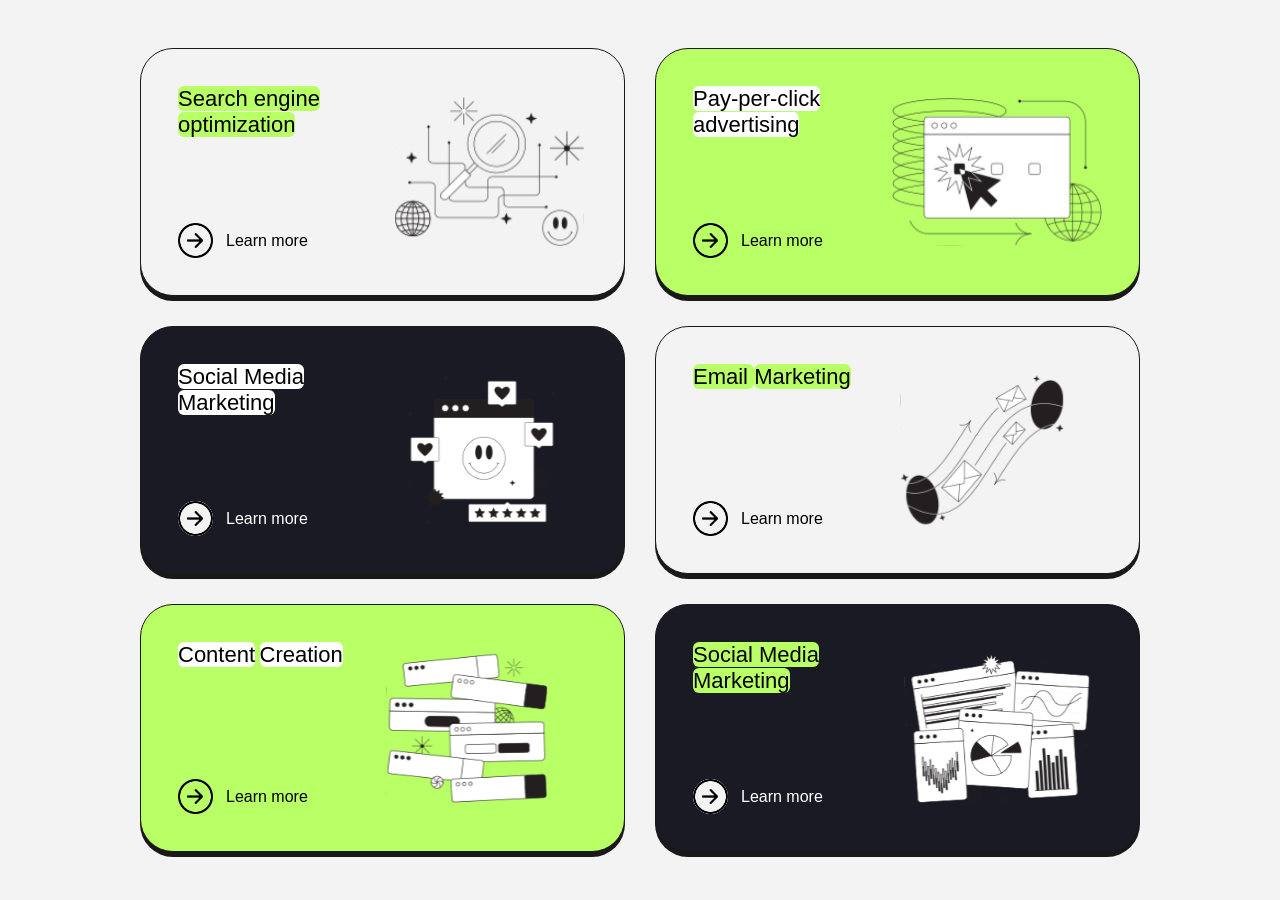
<file: web_lab1_bratchenko/task2/index.html>
<html>

<head>
  <link href="style.css" rel="stylesheet">
</head>

<body>
<div class="table">

    <div class="card white">
        <div class="info">
            <div class="text">
         <div class="text1">Search engine</div>
         <span class="text1">optimization</span>
             </div>
            <div class="more">
                <img class="icon" src="./icon.png">
                  <span class="more1">Learn more</span>
            </div>
                
                
        </div>
             <img class="img" src="./img_1.svg"></img>      
    </div>
     <div class="card green">
        <div class="info">
            <div class="text">
         <div class="text2">Pay-per-click</div>
         <span class="text2">advertising</span>
             </div>
            <div class="more">
                <img class="icon" src="./icon.png">
                  <span class="more1">Learn more</span>
            </div>
                
                
        </div>
             <img class="img" src="./img_3.svg"></img>      
    </div>
    <div class="card black">
        <div class="info">
            <div class="text">
         <div class="text2">Social Media</div>
         <span class="text2">Marketing</span>
             </div>
            <div class="more">
                <img class="icon1" src="./icon.png">
                  <span class="more2">Learn more</span>
            </div>
                
                
        </div>
             <img class="img" src="./img_2.svg"></img>      
    </div>
     <div class="card white">
        <div class="info">
            <div class="text">
         <div class="text1">Email </div>
         <span class="text1">Marketing</span>
             </div>
            <div class="more">
                <img class="icon" src="./icon.png">
                  <span class="more1">Learn more</span>
            </div>
                
                
        </div>
             <img class="img" src="./img_4.svg"></img>      
    </div>
     <div class="card green">
        <div class="info">
            <div class="text">
         <div class="text2">Content</div>
         <span class="text2">Creation</span>
             </div>
            <div class="more">
                <img class="icon" src="./icon.png">
                  <span class="more1">Learn more</span>
            </div>
                
                
        </div>
             <img class="img" src="./img_5.svg"></img>      
    </div>
    <div class="card black">
        <div class="info">
            <div class="text">
         <div class="text1">Social Media</div>
         <span class="text1">Marketing</span>
             </div>
            <div class="more">
                <img class="icon1" src="./icon.png">
                  <span class="more2">Learn more</span>
            </div>
                
                
        </div>
             <img class="img" src="./img_6.svg"></img>      
    </div>
                
    


</div>
</file>
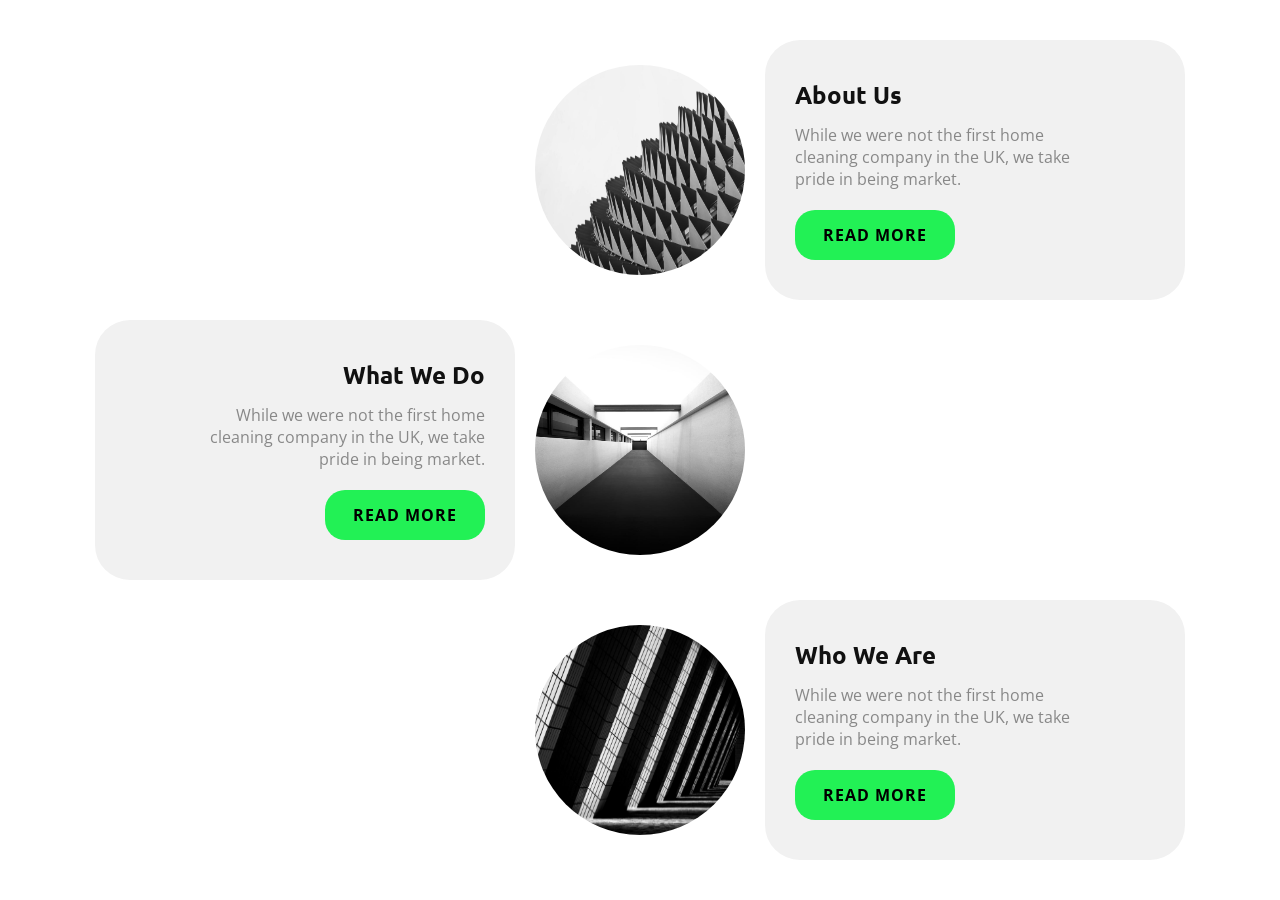
<file: lab4/1/flex1/index.html>
<html>
    <head>
        <link rel="preconnect" href="https://fonts.googleapis.com">
        <link rel="preconnect" href="https://fonts.gstatic.com" crossorigin>
        <link href="https://fonts.googleapis.com/css2?family=Open+Sans:ital,wght@0,300..800;1,300..800&family=Ubuntu:ital,wght@0,300;0,400;0,500;0,700;1,300;1,400;1,500;1,700&display=swap" rel="stylesheet">
    <link rel="stylesheet" href="style.css">
    </head>
    <body>
       <div class="table">
        <div class="row1">
            <img class="photo" src="./pexels-photo-3914752.jpg">
            <div class="card">
                <h1>About Us</h1>
                <p>While we were not the first home cleaning company in the UK, we take pride in being market.</p>
                <span class="READ">READ MORE</span>
            </div>
        </div>
        <div class="row2">
            <div class="card2">
                <h1>What We Do</h1>
                <p>While we were not the first home cleaning company in the UK, we take pride in being market.</p>
                <span class="READ">READ MORE</span>
            </div>
            <img class="photo2" src="./pexels-mohamed-abdelsadig-3196486.jpg">
        </div>
        <div class="row3">
            <img class="photo3" src="./pexels-harry-shum-12694483.jpg">
            <div class="card3">
                <h1>Who We Are</h1>
                <p>While we were not the first home cleaning company in the UK, we take pride in being market.</p>
                <span class="READ">READ MORE</span>
            </div>
        </div>
       </div>
    </body>
</html>
</file>
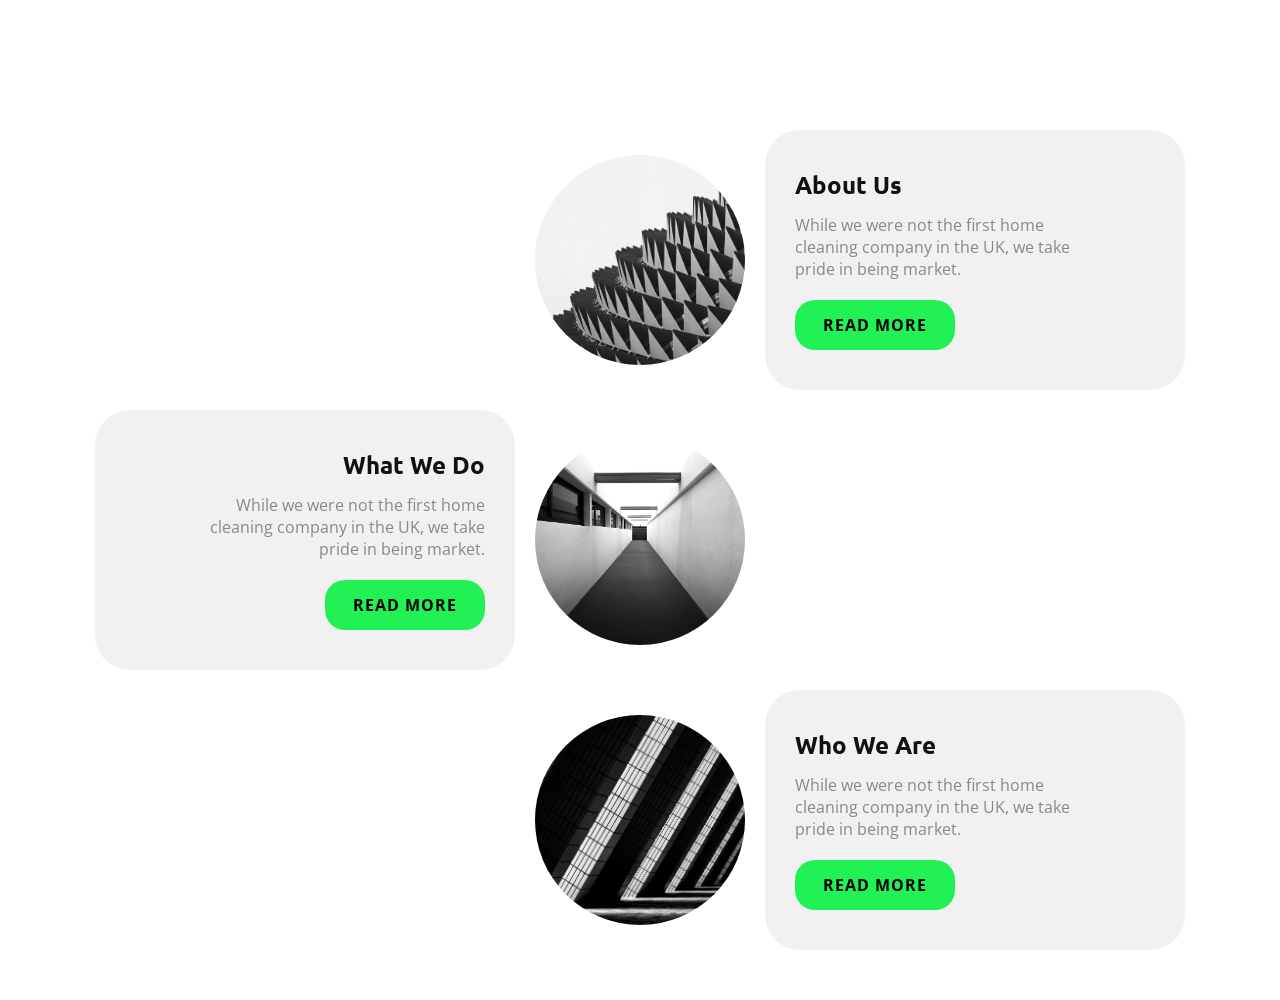
<file: lab4/1/grid1/index.html>
<html>
    <head>
        <link rel="preconnect" href="https://fonts.googleapis.com">
        <link rel="preconnect" href="https://fonts.gstatic.com" crossorigin>
        <link href="https://fonts.googleapis.com/css2?family=Open+Sans:ital,wght@0,300..800;1,300..800&family=Ubuntu:ital,wght@0,300;0,400;0,500;0,700;1,300;1,400;1,500;1,700&display=swap" rel="stylesheet">
    <link rel="stylesheet" href="style.css">
    </head>
    <body>
       <div class="table">

            <img class="photo" src="./pexels-photo-3914752.jpg">
            <div class="card">
                <h1>About Us</h1>
                <p>While we were not the first home cleaning company in the UK, we take pride in being market.</p>
                <span class="READ">READ MORE</span>
            </div>
        
            <img class="photo2" src="./pexels-mohamed-abdelsadig-3196486.jpg">
            <div class="card2">
                <h1>What We Do</h1>
                <p>While we were not the first home cleaning company in the UK, we take pride in being market.</p>
                <span class="READ">READ MORE</span>
            </div>
        
        
            <img class="photo3" src="./pexels-harry-shum-12694483.jpg">
            <div class="card3">
                <h1>Who We Are</h1>
                <p>While we were not the first home cleaning company in the UK, we take pride in being market.</p>
                <span class="READ">READ MORE</span>
            </div>
       </div>
    </body>
</html>
</file>
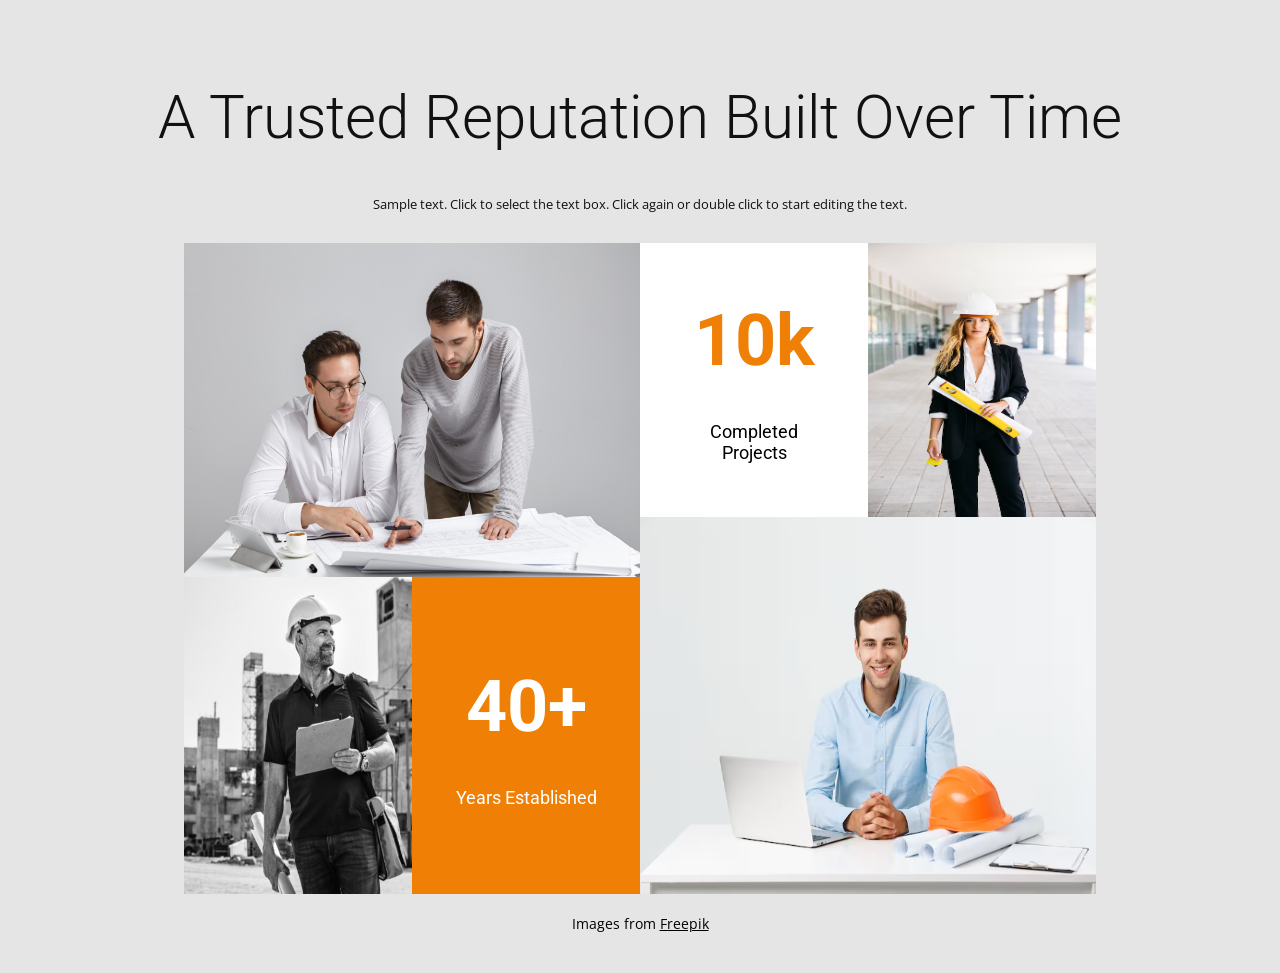
<file: lab4/2/flex2/index.html>
<html>
<head>
    <link rel="preconnect" href="https://fonts.googleapis.com">
<link rel="preconnect" href="https://fonts.gstatic.com" crossorigin>
<link href="https://fonts.googleapis.com/css2?family=Open+Sans:ital,wght@0,300..800;1,300..800&family=Roboto:ital,wght@0,100..900;1,100..900&family=Ubuntu:ital,wght@0,300;0,400;0,500;0,700;1,300;1,400;1,500;1,700&display=swap" rel="stylesheet">
    <link rel="stylesheet" href="style.css">
</head>
<body>
    <h1>A Trusted Reputation Built Over Time</h1>
    <p class="sample">Sample text. Click to select the text box. Click again or double click to start editing the text.</p>

<div class="table">
    <div class="left">
        <img class="photo1" src="./male-coworkers-doing-paperwork.jpg">

        <div class="phtext">
            <img class="photo3" src="./vancouver-general-contractor-services-1-425x500.jpg">
            <div class="years">
                <h2>40+</h2>
                <p>Years Established</p>
            </div>
        </div>
    </div>

    <div class="right">
        <div class="phtext2">
            <div class="comp">
                <h2>10k</h2>
                <p>Completed Projects</p>
            </div>
            <img class="photo2" src="./female-architect-with-helmet-plan_23-2147702532.avif">
        </div>

        <img class="photo4" src="./portrait-young-male-interior-designer-engineer-smiling-while-sitting-his-office-table_1258-80483.avif">
    </div>
</div>
<p class="images">Images from <span>Freepik</span></p>
</body>
</html>
</file>
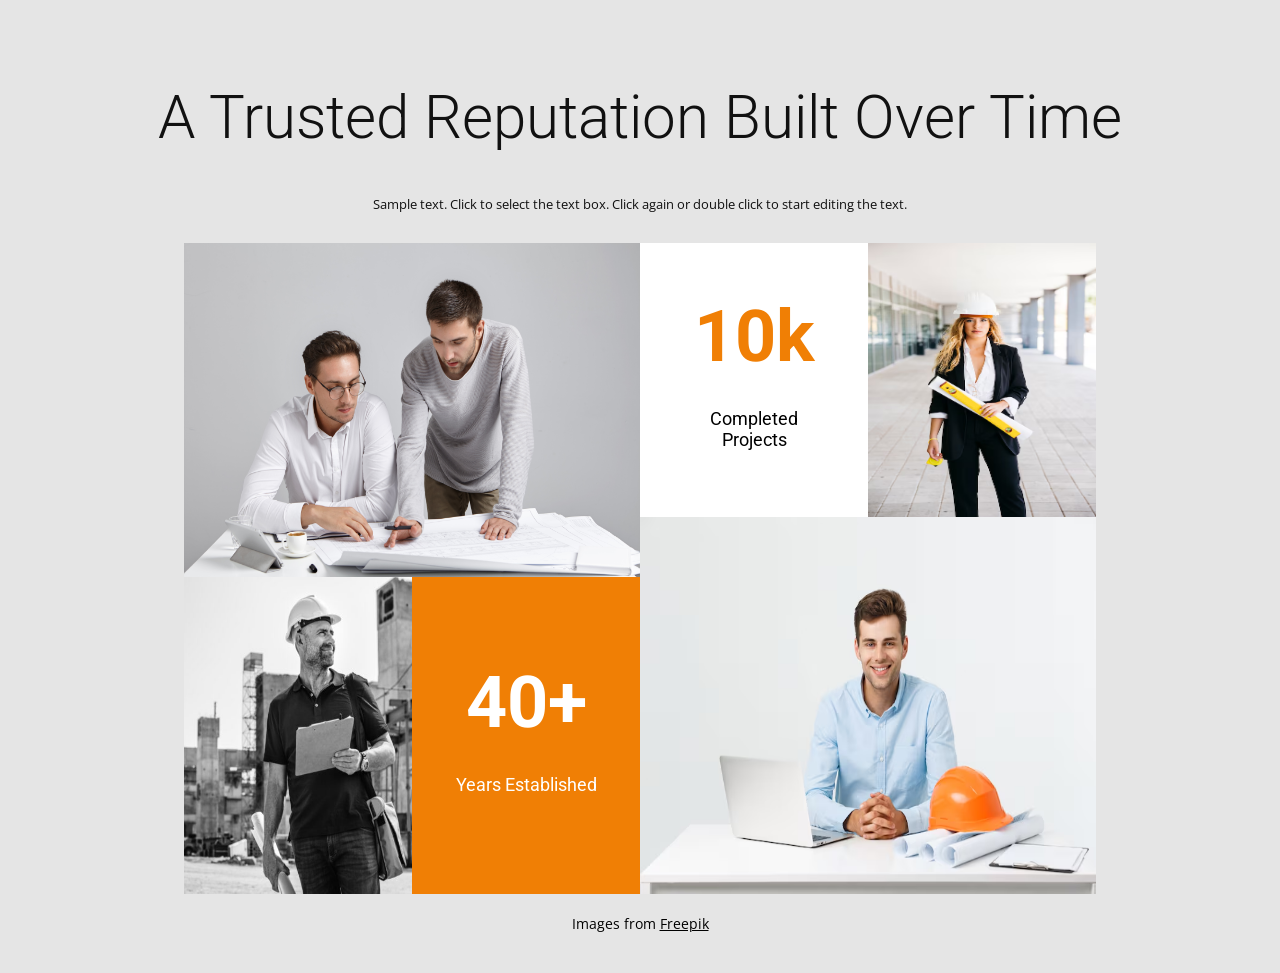
<file: lab4/2/grid2/index.html>
<html>
<head>
    <link rel="preconnect" href="https://fonts.googleapis.com">
<link rel="preconnect" href="https://fonts.gstatic.com" crossorigin>
<link href="https://fonts.googleapis.com/css2?family=Open+Sans:ital,wght@0,300..800;1,300..800&family=Roboto:ital,wght@0,100..900;1,100..900&family=Ubuntu:ital,wght@0,300;0,400;0,500;0,700;1,300;1,400;1,500;1,700&display=swap" rel="stylesheet">
    <link rel="stylesheet" href="style.css">
</head>
<body>
    <h1>A Trusted Reputation Built Over Time</h1>
    <p class="sample">Sample text. Click to select the text box. Click again or double click to start editing the text.</p>

    <div class="table">
        <img class="photo1" src="./male-coworkers-doing-paperwork.jpg">
            <div class="comp">
            <h2>10k</h2>
            <p>Completed Projects</p>
        </div>

        <img class="photo2" src="./female-architect-with-helmet-plan_23-2147702532.avif">

        <img class="photo3" src="./vancouver-general-contractor-services-1-425x500.jpg">

        <div class="years">
            <h2>40+</h2>
            <p>Years Established</p>
        </div>

        <img class="photo4" src="./portrait-young-male-interior-designer-engineer-smiling-while-sitting-his-office-table_1258-80483.avif">
    </div>

    <p class="images">Images from <span>Freepik</span></p>
</body>
</html>
</file>
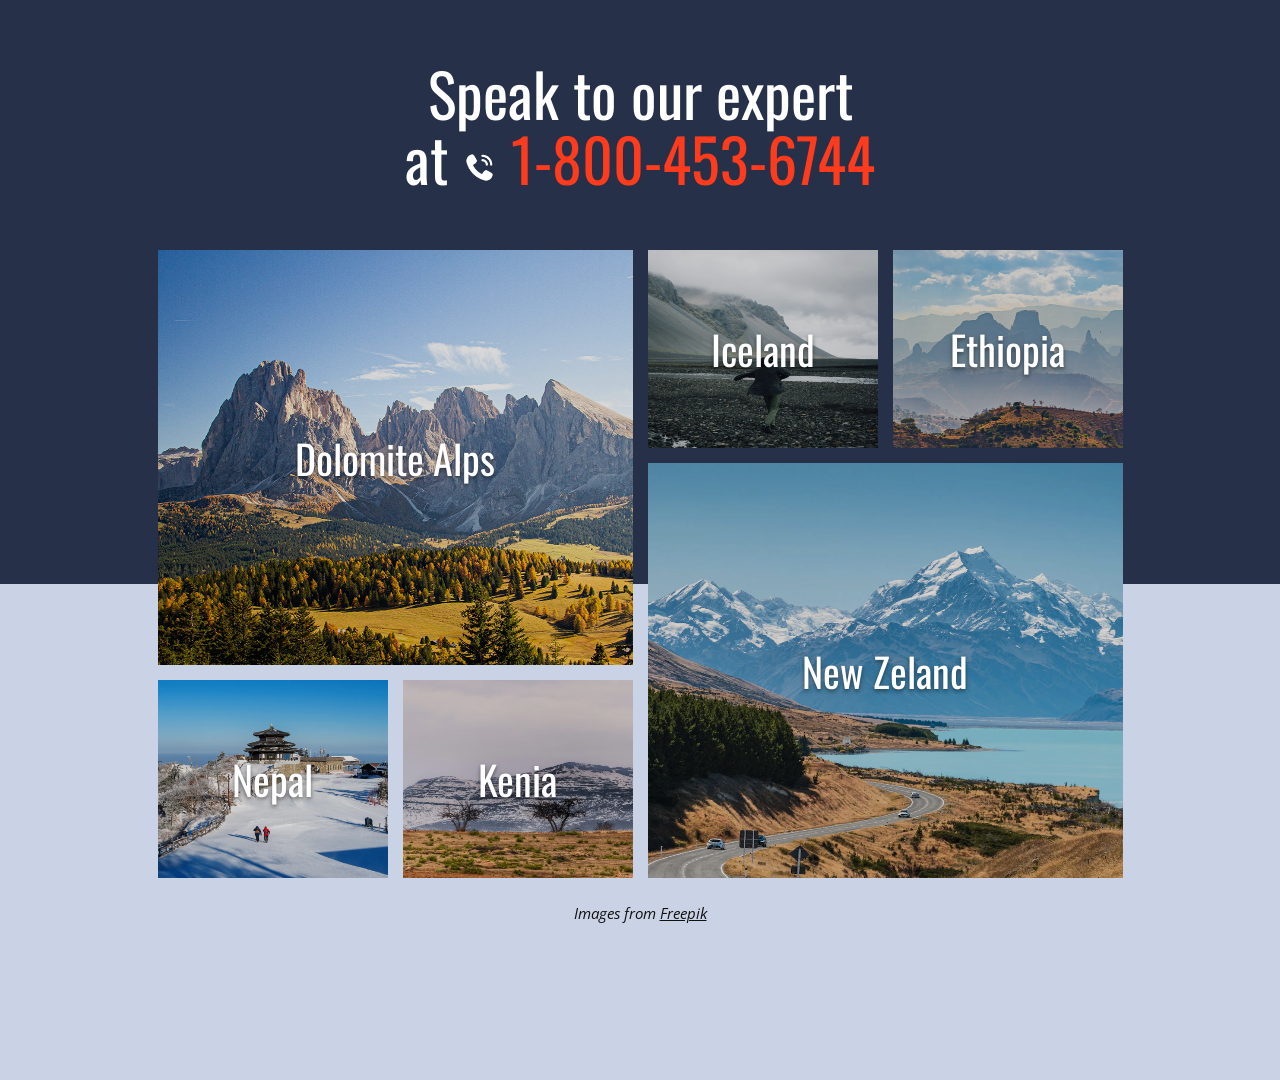
<file: lab4/3/flex3/index.html>
<html>
<head>
   <link rel="preconnect" href="https://fonts.googleapis.com">
<link rel="preconnect" href="https://fonts.gstatic.com" crossorigin>
<link href="https://fonts.googleapis.com/css2?family=Open+Sans:ital,wght@0,300..800;1,300..800&family=Oswald:wght@200..700&family=Roboto:ital,wght@0,100..900;1,100..900&family=Ubuntu:ital,wght@0,300;0,400;0,500;0,700;1,300;1,400;1,500;1,700&display=swap" rel="stylesheet">
    <link rel="stylesheet" href="style.css">
</head>
<body>
    <div class="page">
<h1>Speak to our expert<br>at <img class="icon" src="./phone-call.png"> <span class="phone">1-800-453-6744</span></h1>
        <div class="table">

    <div class="left">
        <div class="dolomite">
            <img src="./bnbn.jpg">
            <span>Dolomite Alps</span>
        </div>

        <div class="nepken">
            <div class="nepal">
                <img src="./tt.jpg">
                <span>Nepal</span>
            </div>
            <div class="kenia">
                <img src="./jhjhjh.jpg">
                <span>Kenia</span>
            </div>
        </div>
    </div>

    <div class="right">
        <div class="iceeth">
            <div class="iceland">
                <img src="./jkkjjk.jpg">
                <span>Iceland</span>
            </div>
            <div class="ethiopia">
                <img src="./rtrt.jpg">
                <span>Ethiopia</span>
            </div>
        </div>

        <div class="zeland">
            <img src="./nbn.jpg">
            <span>New Zeland</span>
        </div>
    </div>

</div>
        <p class="images">Images from <span>Freepik</span></p>
    </div>
</body>
</html>
</file>
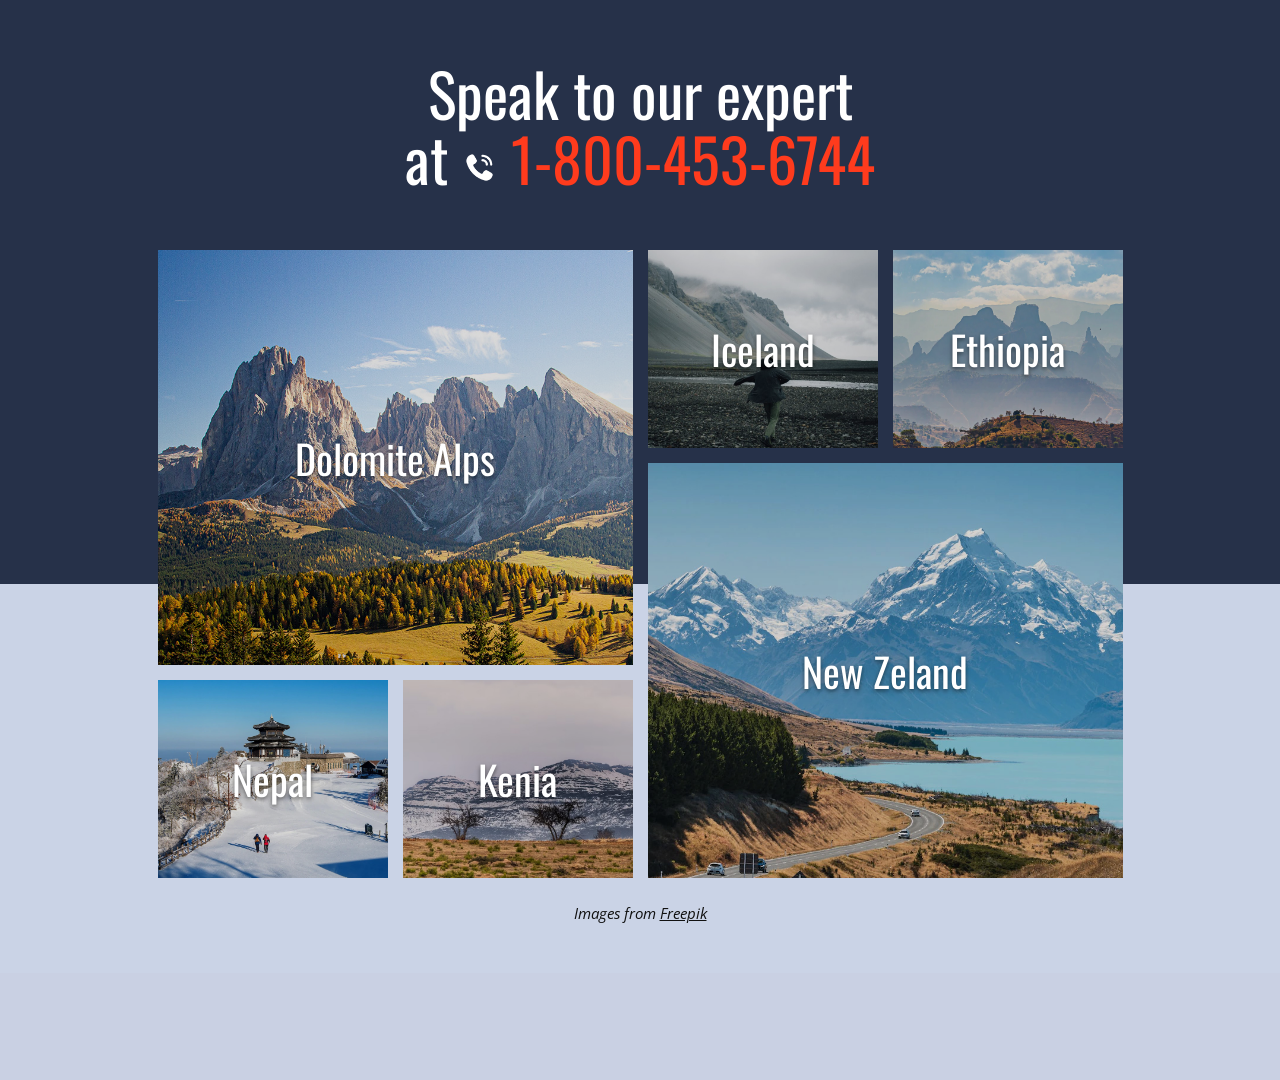
<file: lab4/3/grid3/index.html>
<html>
<head>
   <link rel="preconnect" href="https://fonts.googleapis.com">
<link rel="preconnect" href="https://fonts.gstatic.com" crossorigin>
<link href="https://fonts.googleapis.com/css2?family=Open+Sans:ital,wght@0,300..800;1,300..800&family=Oswald:wght@200..700&family=Roboto:ital,wght@0,100..900;1,100..900&family=Ubuntu:ital,wght@0,300;0,400;0,500;0,700;1,300;1,400;1,500;1,700&display=swap" rel="stylesheet">
    <link rel="stylesheet" href="style.css">
</head>
<body>
    <div class="page">
<h1>Speak to our expert<br>at <img class="icon" src="./phone-call.png"> <span class="phone">1-800-453-6744</span></h1>
        <div class="table">
            <div class="dolomite">
                <img src="./bnbn.jpg">
                <span>Dolomite Alps</span>
            </div>

            <div class="iceland">
                <img src="./jkkjjk.jpg">
                <span>Iceland</span>
            </div>

            <div class="ethiopia">
                <img src="./rtrt.jpg">
                <span>Ethiopia</span>
            </div>

            <div class="zeland">
                <img src="./nbn.jpg">
                <span>New Zeland</span>
            </div>

            <div class="nepal">
                <img src="./tt.jpg">
                <span>Nepal</span>
            </div>

            <div class="kenia">
                <img src="./jhjhjh.jpg">
                <span>Kenia</span>
            </div>
        </div>

        <p class="images">Images from <span>Freepik</span></p>
    </div>
</body>
</html>
</file>
<file: lab2/style.css>
body{
    display: flex;
    flex-direction: column;
    margin: 0;
    padding: 0;
    box-sizing: border-box;
    font-family: "Ubuntu", sans-serif;
}
.table {
  width: 1000px;
  margin: 0 auto;
  padding: 30px 0 0;
}
.navigation{
    display: flex;
    gap: 40px;
    font-size: 16px;
}
.text1 {
  color:rgb(113, 91, 212)
}
.table1 {
  position: relative;
  width: 1000px;
  height: 600px;
  margin: 60px auto 0;
  border-radius: 28px;

  background-image: url('./la.jpeg');
  background-size: cover;
  background-position: center;
}
.text2 {
  position: absolute;
  height: 400px;
  left: 40px;
  bottom: 40px;
  color: #fff;
}
.text2 h1 {
  font-size: 66px;
  margin: 0;
}
.text2 p {
  font-size: 20px;
  padding: 0 0 20px;
}
.form {
  background-color: #e9e6e6;
  height: 80px;
  width: 550px;
  border-radius: 23px;
}
.email {
  display: flex;
  justify-content: space-between;
  align-items: center;
  padding: 0 25px ;
  height: 80px;
 
}
.submit {
  background-color: #000000;
  padding: 15px 30px;
  border-radius: 20px;
}
.email-text {
    width: 330px;
  font-size: 17px;
  color: #747373;
  background-color: #ffffff;
  padding: 12px 20px;
  border-radius: 20px;
}
.table2 {
    display: grid;
    width: 1100px;
    margin: 60px auto 50px;
    padding: 20px 0px  ;
    justify-content: space-between;
   grid-template-columns: repeat(3, 1fr);
   background-color: #FBECED;
}
.paris {
    display: flex;
    flex-direction: column;
    align-items: center;
    text-align: center;
    margin: 30px 0 0  ;
   
}
.paris-img{
    padding: 20px;
    width: 210px;
    height: 210px;
    border-radius: 250px;
    align-self: center;
}
.paris p{
    font-size: 20px;
}
.newyork {
    display: flex;
    flex-direction: column;
    align-items: center;
    text-align: center;
    margin: 30px 0 0  ;
}
.newyork-img{
    padding: 20px;
    width: 210px;
    height: 210px;
    border-radius: 250px;
    align-self: center;
}
.newyork p{
    font-size: 20px;
}
.losangeles {
    display: flex;
    flex-direction: column;
    align-items: center;
    text-align: center;
    margin: 30px 0 0  ;
}
.losangeles-img{
    padding: 20px;
    width: 210px;
    height: 210px;
    border-radius: 250px;
    align-self: center;
}
.losangeles p{
    font-size: 20px;
}
.chicago {
    display: flex;
    flex-direction: column;
    align-items: center;
    text-align: center;
    margin: 0 0 30px  ;
}
.chicago-img{
    padding: 20px;
    width: 210px;
    height: 210px;
    border-radius: 250px;
    align-self: center;
}
.chicago p{
    font-size: 20px;
}
.verona {
    display: flex;
    flex-direction: column;
    align-items: center;
    text-align: center;
    margin: 0 0 30px  ;
}
.verona-img{
    padding: 20px;
    width: 210px;
    height: 210px;
    border-radius: 250px;
    align-self: center;
}
.verona p{
    font-size: 20px;
}
.tokio {
    display: flex;
    flex-direction: column;
    align-items: center;
    text-align: center;
}
.tokio-img{
    padding: 20px;
    width: 210px;
    height: 210px;
    border-radius: 250px;
    align-self: center;
}
.tokio p{
    font-size: 20px;
}
.table3 {
    width: 1000px;
    height: 750px;
    margin: 8px auto 0;
    flex-direction: column;
}
.newyork-img1{
    width: 1000px;
    height: 600px;
    border-radius: 45px;
}
.text3 h3{
    font-size: 45px;
    margin: 0px 0 23px;  
}
.text3{
    font-size: 18px;
    margin: 0 0 25px;
}
.text4{color:rgb(113, 91, 212)}
.table4 {
    display:grid;
    width: 1000px;
    height: 600px;
    margin: 110px auto 0 ;
    grid-template-columns: repeat(3, 1fr);
   gap: 20px;
   
    
}
.gallery {
    width: 320px;
    height: 270px;  
}
.table5 {
    display: grid;
    width: 1000px;
    grid-template-columns:( 1fr 1fr);  
    gap: 20px;
    margin: 100px auto 100;
}
.img .key{
    height: 530px;
    width: 490px;
}
.key{
    border-radius: 30px;

    
}
.text5{
    width: 490px;
    box-sizing: border-box;
    grid-column: 2;
    display: flex;
    flex-direction: column;
    padding: 30px;
    background-color: #F0EFFD;
    border-radius: 30px;
    }
.text5 h4{
    margin: 45px 0 10px;
    font-size: 49px;
}   
.text5 p{font-size: 19;
}
.list{
    padding: 10px 0;
}
.text5 li{
    padding: 10px 0;
}
.inf{
    margin: 20px 0;
}
.table6{
    box-sizing: border-box;
    width:1100px ;
    margin: 60px auto 0;
    padding:70px 55px 65px ;
    background-color: #F9ECEC;
}
.table6 h5{
    margin: 0 0 15px;
    font-size: 44px;
}
.table6 p{
    margin: 0 0 45px;
    font-size: 18px;
}
.form6{
    display:flex;
    flex-direction: row;
    align-items:center;
    gap:10px;
}
.name{
    font-size: 17px;
    padding: 0 3px;
}
.put{
    display: flex;
    flex: 1;
    align-items: center;
    background-color: #fff;
    color:#000000;
    height: 60px;
    padding: 0 22px;
    border-radius: 40px;
}
.submit1{
    background-color: #000000;
    color: #fff;
    padding: 20px 40px;
    border-radius: 40px
}
.footer{
    display:flex;
    flex-direction: column;
    justify-content: space-between;   
    align-items: center;             
    width: 1100px;
    height: 150px;
    margin:  auto;                 
    padding: 50px 0;
    background-color: #323131;
    color: #fff;
    
}
.footer p{
    margin:0 0 90;
    font-size: 15px;
}
.nice{
    padding: 17px;
    font-size: 13px;
}
.nice p1{
    font-size: 13px;
    color: rgb(162, 169, 220);
    text-decoration: underline;

}
</file>
<file: lab3/style.css>
body {
  background: #4551DD;
  font-family: "Montserrat" , sans-serif;
  color: #fff;
  box-sizing: border-box;
  margin: 0;
  padding: 0;
}
.table1 {
  position: relative;
  width: 1230px;
  height: 1130px;
  margin: 0 auto;
  padding-top: 96px;
}

.photo {
  position: absolute;
  top: 96px;
  left: 0;
  width: 860px;
  height: 860px;
  border-radius: 50%;
  background-image: url("./bbvv.jpg") ;
  background-size: cover;
  background-position: center;
  

}
.table1 h1 {
  position: absolute;
  font-size: 72px;
  top: 390px;
  left: 285px;
  display: flex;
  background: #4551DD;
  height: 160px;
  align-items: center;
  padding: 0px 40;
  border-radius:20px;
}
.tablesub{
   position: absolute;
   width: 700px;
   display: grid;
   grid-template-columns: repeat(3, 1fr);
   padding: 600px 400;
   gap: 30px;
}
.form{
   display: flex;
   flex-direction: column;
   background-color: #fff;
   height: 200px;
   width: 250px;
   border-radius: 20px;
     box-shadow: rgba(0, 0, 0, 0.35) 1px 1px 16px
   
}
.circle{height: 90px;
width: 90px;
border-radius: 50%;
background-color: #F8B003;
margin: 30 auto 0 ;
display: flex;
align-items: center;
justify-content: center;
}

.png{
   width: 50px;
   height: 50px; 
}
.text1{
color: #4551DD;
display: flex;
margin: auto;
font-size: 24px;
font-weight: 700;
letter-spacing: 2px;}
.text2{
   font-family: "Open Sans", sans-serif;
   margin: 1090px 0 0 1050;
   font-size: 16px;
   font-weight: 300;
}
.text2 p1{text-decoration: underline;}
.table2{
   width: 1230px;
  margin: 0 auto ;
  padding: 80px 0 ;
  text-align: center;
  color: #fff;
}
.table2 h2 {
   width:100%;
    font-size: 48px;
    font-weight: 700;
    line-height: 7px;}

  
.p{
  width:54%;
  margin: 0px auto 0px;
  font-size: 17px;
  font-weight: 500;
  line-height: 1.5;
}
.country{
  margin-top: 66px;
  display: flex;
  justify-content: center;
  column-gap: 22px;
}
.form2{
   background-color: #fff;
   border-radius: 18px;
   justify-content: center;
   width: 367px;
   height: 560px;
     box-shadow: rgba(0, 0, 0, 0.35) 1px 1px 18px
}
.img1{
   width: 327px;
   height: 345px;
   border-radius: 15px;
   margin: 24px 10px 0 ;
}
.form2 h3{ 
    color:black;
font-size: 24px;}
.form2 p{color: black;
   font-family: "Open Sans", sans-serif;
   font-style: italic;
font-size: 16px;
padding: 0px 15px;
line-height: 1.6;
}
.more{color: black;
font-family: "Open Sans", sans-serif;
font-size: 12px;
text-decoration: underline;
letter-spacing: 1px;

}
.p4{
  width: 100%;
  margin-top: 50px;
  font-family: "Open Sans", sans-serif;
  font-size: 15px;
  font-style: italic;
}
.p4 p2{text-decoration: underline;}

.table3 {
  width: 1230px;
  margin: 0 auto;
  padding: 80px 0;
  text-align: center;
  color: #fff;
}

.table3 h2 {
  font-size: 48px;
   font-weight: 700;
   line-height: 13px;
}

.table3 p{
  margin: 28px auto 0;
  font-size: 18px;
  font-weight: 500;
  line-height: 1.5;
}

.question {
  position: relative;
  margin-top: 65px;
  display: grid;
  grid-template-columns: repeat(3, 1fr);
  gap: 32px;
  font-family:"Open Sans", sans-serif;
}

.yellow {
  
  position: absolute;
  width: 100%;
  left: 0%;
  margin-top: 465px;
  height: 386px;
  background-color: #F8B003;
}


.form3 {
  position: relative;
  min-height: 254px;
  width: 360px;
  padding: 22px;
  display: flex;
  flex-direction: column;
  background: #fff;
  border-radius: 22px;
  text-align: left;
  box-shadow: rgba(0, 0, 0, 0.35) 1px 1px 16px}

.q {
  color: #4551DD;
  font-size: 24px;
  font-weight: 700;
  font-family: "Ubuntu", sans-serif;
}

.duis {
   
  color: rgb(153, 153, 153);
  font-size: 16px;
  line-height: 25.6px;
}

.ent {
  width: 37px;
  height: 47px;
  margin-top: auto;
  align-self: flex-end;
}
.table4{
  width:1230px; 
  margin: 180 auto 0;
  padding: auto;
  display: flex;
  text-align: center;
  color: #fff;
}
.stats{
  width: 490px;
  min-height:387px; ;
  margin-left: 56px;
  display: grid;
  grid-template-columns: repeat(2, 1fr);
  gap: 30px;
  text-align: center;}
.num{
  font-size: 65px;
  font-weight: 700;
  line-height: 78px;
   text-shadow: rgba(0, 0, 0, 0.35) 2px 2px 23px;
}
.t{
  margin-top: 20px;
  font-size: 18px;
  font-weight: 600;
  text-shadow:rgba(0, 0, 0, 0.4) 2px 2px 8px ;
}
.info{
  margin-left: 90px;
  margin-top: 33px;
  text-align: left;
  width: 540px;
}
.info1{
  font-size: 40px;
  font-weight: 400;
  line-height: 43px;
}
.info-text {
  margin-top: 20px;
  font-family: "Open Sans", sans-serif;
  font-size: 16px;
  line-height: 26px;
}
.learn{
  margin-top: 41px;
  width: 225px;
  height: 60px;
  background: #F8B003;
  color: #4551DD;
  display: flex;
  align-items: center;
  justify-content: center;
  border-radius: 34px;
  font-family: "Open Sans", sans-serif;
  font-size: 16px;
  font-weight: 400;
  letter-spacing: 1px;
}
.page5{  background: linear-gradient(0deg, rgba(255, 255, 255, 1) 41%, rgba(69, 81, 221, 1) 41%);
height: 970px;}
.form5{
  position: relative;
  width: 1230px;
  height: 1030px;
  margin: 0 auto;
  padding-top: 46px;
  text-align: center;
}
 

.photo1{
  position: absolute;
  left: 370px;
  width: 860px;
  height: 860px;
  padding: auto;
  border-radius: 50%;
  background-image: url("./jhj.jpg") ;
  background-size: cover;
  background-position: center;}

.mission{
  position: absolute;
  width:435px;
  height:415px;
  background-color: #fff;
  color: black;
  border-radius:20px;
  text-align: left;
  padding: 30px 50px;
  margin-top: 400px;
  margin-left: 140px;
}
.mission1{
  font-size:48px;
  font-weight: 700;
  line-height: 53px;
}
.text5{
  font-family:"Open Sans", sans-serif;
  font-size: 20px;
  line-height: 40px;
  margin-top: 34px;
}
.from{font-size: 16px;
font-family:"Open Sans", sans-serif;
font-style: italic;}
.from p3{text-decoration:underline;}
.learn1{margin-top:34px;
  width: 205px;
  height: 55px;
  background: #F8B003;
  color: #4551DD;
  display: flex;
  align-items: center;
  justify-content:center;
  border-radius: 34px;
  font-family: "Open Sans", sans-serif;
  font-size: 14px;
  font-weight: 500;
  letter-spacing: 1px;}

.page6{
  background: #fff;
  font-family: "Open Sans", sans-serif;
  padding: 60px 20px;
  color: black;
}
.people {
  max-width: 1100px;
  margin: 0 auto;
}
.person {
  display: flex;
  align-items: center;
  gap: 64px;
  margin: 0 0 14px;
}
.person--reverse {
  flex-direction: row-reverse;
  margin-right: 50px;
}
.person__text {
  text-align: right;
}
.person--reverse .person__text{
  text-align: left; 
}
.person--reverse .person__text p6{color: #4551DD;
}
.avatar {
  width: 190px;
  height: 190px;
  border-radius: 50%;
  border: 6px solid #F8B003;
  object-fit: cover;
  
}
.name {
  font-family: "Montserrat", Arial, sans-serif;
  color: #4551DD;
  font-size: 18px;
  font-weight: 700;
  line-height: 21.6px;
  margin: 0 0 16px;
}
.bio {
  font-size: 16px;
  max-width: 360px;
  margin-top: 20px;
  line-height: 20px;
  font-family: "Open Sans", sans-serif;
}
.page7{
  width: 100%;
  height: 850px;
  display: flex;
  flex-direction: column;
  align-items: center;
  box-sizing: border-box;
}
.tag {
 margin-top: 60px;}
.text7{
  display: block;
  margin-top: 180px;
  background-color: #fff;
color:#4551DD;
font-size: 30px;
line-height: 36px;
font-weight: 700;
width: 780px;
height: 180;
border-radius: 20px;
padding: 180px 64px 0px;
text-align:center;
}
.img7{
  margin-top: 180px;
  position: absolute;
  height: 250px;
width: 250px;
border-radius: 50%;}
.may {
  margin: 36px 0 0;
  color: #fff;
  font-size: 20px;
  font-weight: 700;
  line-height: 24px;
  text-align: center;
}
.p7{width: 100%;
  margin-top: 40px;
  font-family: "Open Sans", sans-serif;
  font-size: 15px;
  font-style: italic;
  text-align: center;
}
.p7 p2{text-decoration: underline;}
.page8{background-color: #fff;
width: 100%;
}
.form8 {
  display: flex;
  align-items: center;
  justify-content: center;
  color: black;
}
.like{width: 625px;
height: 627px;}
.contact{width:540px;
  height: 650px;
  padding:60px 10px;
  margin-left: 37px;
  margin-top: 29px;
}
.con{font-size: 48px;
font-weight: 700;
line-height: 52.8px;
text-align: center;}
.enter{font-family:"Open Sans", sans-serif ;
font-size: 16px;
font-weight: 400;
height: 47px;
padding: 0px 20px;
color:#929191;
border-bottom: 1px solid black;}
.mes{margin: 0 0 80px;}
.accept{display: flex;
flex-direction: row;
width:303px;}
.squ{width: 13px;
height: 13px;
margin-top: 6px;}
.ac{font-size: 16px;
font-family:"Open Sans", sans-serif ;
font-weight: 400;
padding: 0 10px 0;
margin:0;}
.ac p8{color: #4551DD;}
.submit {
  margin-top: 16px;
  height: 56px;
  display: flex;
  align-items: center;
  justify-content: center;
  background: #4551DD;
  color: #fff;
  border-radius: 20px;
  font-size: 16px;
  font-weight: 700;
  letter-spacing: 1px;
  font-family:"Open Sans", sans-serif}
.info8{
width: 335px;
border-radius: 20px;
background-color: #4551DD;
padding: 40px 30px 27px;
}
.titlein{font-size: 20px;
  font-weight: 700;
  line-height: 24px;
}
.icon{
  height: 20px;
width: 20px;
vertical-align:-3px}
.icon1{height: 20px;
  width: 20px;
  background-color: #fff;
  border-radius: 50%;
vertical-align:-3px}
.infor{
  font-family:"Open Sans", sans-serif ;
  font-size: 16px;
  line-height: 25.6px;
  margin-top: 20px;
  width: 306px;
}
.block8{
display: flex;
flex-direction: row;
gap: 20px;
align-content: center;
justify-content: center;}
.free{font-size:16px;
font-family:"Open Sans", sans-serif ;
padding: 10px 0 70px;
color: rgb(17, 17, 17);
text-align: center;
margin: 16px 0 0;
}
.free p8{text-decoration: underline;}
.footer{
    display:flex;
    flex-direction: column;  
    align-items: center;             
    width: 100%;
    margin:  auto;                 
    padding: 50px 0 20px;
    background-color: #323131;
    color: #fff;
    font-family: "Open Sans", sans-serif;
    gap: 80px;
    
}
.footer p{
    font-size: 15px;
    text-align: center;
    width: 417px;}
.nice{
    padding: 17px;
    font-size: 12px;
}
.nice p1{
    text-decoration: underline;

}
</file>
<file: lab6/style.css>
body {
    color: #f6f1e7;
    font-family: "Nunito Sans", sans-serif;
    margin: 0;
    padding: 0;
    box-sizing: border-box;
}
.page {
    position: relative;
    min-height: 810px;
    display: flex;
    flex-direction: column;
    justify-content: space-between;
    padding: 30px 50px 0px;
}

.bg {
    position: absolute;
    top: 0;
    left: 0;
    width: 100%;
    height: 100%;
    object-fit: cover;
    filter: brightness(0.7);
}

.head {
    position: relative;
    display: grid;
    grid-template-columns: 1fr auto 1fr;
    align-items: center;
}

.menu {
    display: flex;
    gap: 40px;
}

.menu span {
    font-weight: 700;
    font-size: 14px;
    letter-spacing: 2px;
    text-transform: uppercase;
}

.logo {
    height: 60px;
}
.start {
    justify-self: end;
    padding: 18px 32px;
    border: 2px solid #f6f1e7;
    font-weight: 700;
    font-size: 13px;
    letter-spacing: 2px;
    text-transform: uppercase;
    white-space: nowrap;
}
.start-short {
    display: none;
}

.title-text {
    box-sizing: border-box;
    margin: 0;
    padding: 0; 
    font-family: "Cinzel", serif;
    position: relative;
    margin-top: 60px;
    font-weight: 600;
    font-size: 160px;
    line-height: 160px;
    text-align: center;
    text-transform: uppercase;
}

.title-subtext {
    position: relative;
    margin: 0;
    margin-top: 20px;
    font-size: 17px;
    line-height: 24px;
    letter-spacing: 5px;
    text-align: center;
    text-transform: uppercase;
}

.bottom {
    display: grid;
    grid-template-columns: 1fr auto 1fr;
    align-items: end;
    gap: 30px;
}

.bottom-text {
    position: relative;
    max-width: 330px;
    font-size: 25px;
    line-height: 36px;
    margin-left: 30px;
}

.logo2 {
    position: relative;
    width: 110px;
    margin-bottom: 70px;
}

.bottom-img {
    position: relative;
    justify-self: end;
    width: 200px;
    margin-bottom: 60px;
}

@media (max-width: 1200px) {
    .page {
        min-height: 670px;
        padding: 55px 45px 45px;
    }

    .head {
        display: flex;
        justify-content: flex-end;
    }

    .start {
        margin-left: 40px;
        padding: 0;
        border: none;
        font-size: 14px;
    }

    .start-long {
        display: none;
    }

    .start-short {
        display: inline;
    }

    .title-subtext {
        margin-top: 70px;
        font-size: 15px;
        line-height: 22px;
    }

    .bottom {
        flex: 1;
        display: flex;
        flex-direction: column;
        align-items: center;
    }

    .bottom-text {
        margin-top: 25px;
        margin-left: 0;
        max-width: 730px;
        text-align: center;
        font-size: 24px;
        line-height: 40px;
    }

    .bottom-img {
        margin-top: auto;
        margin-bottom: 0;
        width: 210px;
    }

    .logo,
    .logo2,
    .title-text,
    .title-subtext span {
        display: none;
    }
}
</file>
<file: lab7/style.css>
body {
    display: grid;
    grid-template-columns: repeat(auto-fill, minmax(350px, 1fr));
    gap: 20px;
    align-items: start;
    padding: 20px;
    font-family: Arial, sans-serif;
    background: #f8f2f7;
}

.task1 {
    background: #ffe8f8;
    max-width: 400px;
    padding: 20px;
    border-radius: 10px;
    box-shadow: 0 2px 8px rgba(0, 0, 0, 0.1);
}

.task1 input {
    width: 80%;
    padding: 8px;
    margin-bottom: 10px;
    box-sizing: border-box;
    border: 1px solid #b78eaf;
    border-radius: 5px;
    font-size: 16px;
    background-color: #f3c6e6;
}

.task1 button {
    padding: 10px 20px;
    background: #c16a9d;
    color: #fff;
    border: none;
    border-radius: 5px;
    font-size: 16px;
    cursor: pointer;
}

.t1-result {
    font-size: 18px;
    font-weight: bold;
}

.task2 {
    background: #ffe8f8;
    max-width: 400px;
    padding: 20px;
    border-radius: 10px;
    box-shadow: 0 2px 8px rgba(0, 0, 0, 0.1);
}

.task2 input {
    width: 80%;
    padding: 8px;
    margin-bottom: 10px;
    box-sizing: border-box;
    border: 1px solid #b78eaf;
    border-radius: 5px;
    font-size: 16px;
    background-color: #f3c6e6;
}

.task2 button {
    padding: 10px 20px;
    background: #c16a9d;
    color: #fff;
    border: none;
    border-radius: 5px;
    font-size: 16px;
    cursor: pointer;
}

.t2-result {
    font-size: 18px;
    font-weight: bold;
}

.task3 {
    background: #ffe8f8;
    max-width: 400px;
    padding: 20px;
    border-radius: 10px;
    box-shadow: 0 2px 8px rgba(0, 0, 0, 0.1);
}

.task3 input {
    width: 80%;
    padding: 8px;
    margin-bottom: 10px;
    box-sizing: border-box;
    border: 1px solid #b78eaf;
    border-radius: 5px;
    font-size: 16px;
    background-color: #f3c6e6;
}

.task3 button {
    padding: 10px 20px;
    background: #c16a9d;
    color: #fff;
    border: none;
    border-radius: 5px;
    font-size: 16px;
    cursor: pointer;
}

.t3-result {
    font-size: 18px;
    font-weight: bold;
}

.task4 {
    background: #ffe8f8;
    max-width: 400px;
    padding: 20px;
    border-radius: 10px;
    box-shadow: 0 2px 8px rgba(0, 0, 0, 0.1);
}

.task4 input {
    width: 80%;
    padding: 8px;
    margin-bottom: 10px;
    box-sizing: border-box;
    border: 1px solid #b78eaf;
    border-radius: 5px;
    font-size: 16px;
    background-color: #f3c6e6;
}

.task4 button {
    padding: 10px 20px;
    background: #c16a9d;
    color: #fff;
    border: none;
    border-radius: 5px;
    font-size: 16px;
    cursor: pointer;
}

.t4-result {
    font-size: 18px;
    font-weight: bold;
}

.task5 {
    background: #ffe8f8;
    max-width: 400px;
    padding: 20px;
    border-radius: 10px;
    box-shadow: 0 2px 8px rgba(0, 0, 0, 0.1);
}

.task5 input {
    width: 80%;
    padding: 8px;
    margin-bottom: 10px;
    box-sizing: border-box;
    border: 1px solid #b78eaf;
    border-radius: 5px;
    font-size: 16px;
    background-color: #f3c6e6;
}

.task5 button {
    padding: 10px 20px;
    background: #c16a9d;
    color: #fff;
    border: none;
    border-radius: 5px;
    font-size: 16px;
    cursor: pointer;
}

.t5-result {
    font-size: 18px;
    font-weight: bold;
}

.task6 {
    background: #ffe8f8;
    max-width: 400px;
    padding: 20px;
    border-radius: 10px;
    box-shadow: 0 2px 8px rgba(0, 0, 0, 0.1);
}

.task6 input {
    width: 80%;
    padding: 8px;
    margin-bottom: 10px;
    box-sizing: border-box;
    border: 1px solid #b78eaf;
    border-radius: 5px;
    font-size: 16px;
    background-color: #f3c6e6;
}

.task6 button {
    padding: 10px 20px;
    background: #c16a9d;
    color: #fff;
    border: none;
    border-radius: 5px;
    font-size: 16px;
    cursor: pointer;
}

.t6-result {
    font-size: 18px;
    font-weight: bold;
}

.task7 {
    background: #ffe8f8;
    max-width: 400px;
    padding: 20px;
    border-radius: 10px;
    box-shadow: 0 2px 8px rgba(0, 0, 0, 0.1);
}

.task7 input {
    width: 80%;
    padding: 8px;
    margin-bottom: 10px;
    box-sizing: border-box;
    border: 1px solid #b78eaf;
    border-radius: 5px;
    font-size: 16px;
    background-color: #f3c6e6;
}

.task7 button {
    padding: 10px 20px;
    background: #c16a9d;
    color: #fff;
    border: none;
    border-radius: 5px;
    font-size: 16px;
    cursor: pointer;
}

.t7-result {
    font-size: 18px;
    font-weight: bold;
}

.task8 {
    background: #ffe8f8;
    max-width: 400px;
    padding: 20px;
    border-radius: 10px;
    box-shadow: 0 2px 8px rgba(0, 0, 0, 0.1);
}

.task8 input {
    width: 80%;
    padding: 8px;
    margin-bottom: 10px;
    box-sizing: border-box;
    border: 1px solid #b78eaf;
    border-radius: 5px;
    font-size: 16px;
    background-color: #f3c6e6;
}

.task8 button {
    padding: 10px 20px;
    background: #c16a9d;
    color: #fff;
    border: none;
    border-radius: 5px;
    font-size: 16px;
    cursor: pointer;
}

.t8-result {
    font-size: 18px;
    font-weight: bold;
}
</file>
<file: lab9/style.css>
:root {
    --bg: #08090b;
    --panel: #101114;
    --muted: #a6a2a0;
    --gold: #c5a477;
    --line: #2b2928
}

* {
    box-sizing: border-box
}

html {
    scroll-behavior: smooth
}

body {
    margin: 0;
    background: var(--bg);
    color: #f4f0ec;
    font-family: Manrope, Arial, sans-serif
}

a {
    color: inherit;
    text-decoration: none
}

button {
    font: inherit;
    cursor: pointer
}

.nav {
    height: 82px;
    padding: 0 7vw;
    display: flex;
    align-items: center;
    justify-content: space-between;
    border-bottom: 1px solid #ffffff10;
    position: fixed;
    top: 0;
    left: 0;
    right: 0;
    z-index: 5
}

.logo {
    font-family: 'Cormorant Garamond', serif;
    font-size: 25px;
}

:root {
    --anim-time: 2.25s
}

.logo.main span {
    animation: logo var(--anim-time) backwards;
    animation-delay: var(--delay);
}

@keyframes logo {
    /* TODO: add animation logic */
  from{opacity: 0;}
  to {opacity: 1;}}



.logo span.color {
    color: var(--gold)
}

.navlinks {
    display: flex;
    gap: 34px;
    color: #d1ccca;
    font-size: 11px;
    letter-spacing: .15em;
    text-transform: uppercase
}

.navlinks span:hover {
    color: var(--gold)
}

.navright {
    display: flex;
    gap: 20px;
    font-size: 12px;
    color: #d1ccca
}

.menu {
    display: none;
    background: none;
    color: white;
    border: 0;
    font-size: 24px
}

.hero {
    height: calc(100vh - 100px);
    position: relative;
    display: grid;
    grid-template-columns: 1fr 1fr;
    align-items: center;
    padding: 120px 9vw 70px;
    overflow: hidden;
    background: radial-gradient(ellipse at 70% 48%, #2a2024 0%, #111114 32%, #08090b 68%)
}


.hero-copy {
    position: relative;
    z-index: 1;
    max-width: 510px;

}

.hero-copy>* {
    animation: hero-copy var(--anim-time) backwards;
    animation-delay: var(--delay);
}

@keyframes hero-copy {
    /* TODO: add animation logic */
    from{transform: translateX(-100%);
    opacity: 0;}
to{transform: translateX(0%);
opacity: 1;}
}

.eyebrow {
    font-size: 10px;
    letter-spacing: .3em;
    text-transform: uppercase;
    color: var(--gold);
    margin-bottom: 24px
}

h1,
h2,
h3 {
    font-family: 'Cormorant Garamond', Georgia, serif;
    font-weight: 400;
    margin: 0
}

h1 {
    font-size: clamp(60px, 7vw, 105px);
    line-height: .91;
    letter-spacing: -.035em
}

h1 em {
    color: var(--gold);
    font-weight: 400
}

.hero-copy p {
    color: #b8b2b0;
    max-width: 365px;
    line-height: 1.9;
    font-size: 13px;
    margin: 28px 0 35px
}

.btn-wrapper {
    display: flex;
    gap: 30px;
}

.btn {
    border: 1px solid var(--gold);
    background: var(--gold);
    color: #12100e;
    padding: 15px 25px;
    letter-spacing: .15em;
    text-transform: uppercase;
    font-size: 10px;
    transition: .25s
}

.btn:hover {
    background: transparent;
    color: var(--gold);
    cursor: pointer;
}

.btn.ghost {
    background: transparent;
    color: #f5eee6;
    border-color: #ffffff50;
}

.btn.ghost:hover {
    border-color: var(--gold);
    color: var(--gold)
}

.hero-art {
    position: relative;
    z-index: 1;
    height: 530px;
    display: flex;
    align-items: center;
    justify-content: center;

    img {
        width: min(100%, 400px);
        height: 100%;
        object-fit: contain;
        object-position: center;
        animation: bottle var(--anim-time) backwards;
    }
}

@keyframes bottle {
    /* TODO: add animation logic */
    from{transform: translateY(-150%);
    opacity: 0;
     scale: 50%;}
    to{transform: translateY(0%);
    opacity: 1;
    scale: 100%;}
}

.glow {
    position: absolute;
    width: 380px;
    height: 420px;
    background: #bd7e8c20;
    filter: blur(65px);
    border-radius: 50%
}

.reflection {
    position: absolute;
    bottom: 20px;
    width: 330px;
    height: 45px;
    background: linear-gradient(90deg, transparent, #b64d6630, transparent);
    filter: blur(18px)
}

.art-caption-wrapper {
    height: 100%;
    display: flex;
    align-items: end;
}

.art-caption {
    color: #a59b98;
    overflow: hidden;
    white-space: nowrap;
    font-size: 9px;
    height: calc(var(--ch-count) * 1.4ch);
    letter-spacing: 0.4ch;
    writing-mode: vertical-rl;
    text-transform: uppercase;
    animation: printed-text var(--anim-time) steps(var(--ch-count));
    overflow: hidden;
}

@keyframes printed-text {
    /* TODO: add animation logic */
    from{height: 0;}
    to{height: 1;}
}

.hero-bottom {
    position: absolute;
    bottom: 32px;
    left: 9vw;
    right: 9vw;
    display: flex;
    justify-content: space-between;
    align-items: center;
    color: #8b8583;
    font-size: 9px;
    letter-spacing: .2em;
    text-transform: uppercase;
    z-index: 2
}

.scroll-line {
    display: inline-block;
    width: 65px;
    height: 1px;
    background: var(--gold);
    vertical-align: middle;
    margin-right: 12px
}

.section {
    padding: 110px 9vw
}

.section-head {
    display: flex;
    justify-content: space-between;
    align-items: end;
    margin-bottom: 42px
}

.section h2 {
    font-size: clamp(42px, 5vw, 65px)
}

.section-head p {
    color: var(--muted);
    font-size: 12px;
    max-width: 270px;
    line-height: 1.8
}

.collection {
    background: #0d0e10
}

.products {
    display: grid;
    grid-template-columns: repeat(4, 1fr);
    gap: 18px
}

.product {
    background: #131416;
    border: 1px solid #ffffff0b;
    transition: .3s;
    cursor: pointer;
    overflow: hidden
}

.product:hover,
.product.active {
    border-color: #a9895d80;
    transform: translateY(-5px)
}

.product-visual {
    height: 290px;
    display: flex;
    align-items: center;
    justify-content: center;
    position: relative;
    overflow: hidden;
    background: radial-gradient(ellipse at 50% 60%, #383034, #171719 65%, #111)
}

.product-visual:after {
    content: "";
    position: absolute;
    bottom: 24px;
    width: 140px;
    height: 20px;
    background: #0009;
    filter: blur(15px)
}

.mini {
    width: 75px;
    height: 155px;
    border-radius: 12px 12px 16px 16px;
    position: relative;
    z-index: 1;
    box-shadow: inset 5px 0 8px #fff4, inset -8px 0 10px #0008, 0 18px 25px #0009
}

.mini:before {
    content: "";
    position: absolute;
    width: 28px;
    height: 26px;
    left: 24px;
    top: -22px;
    background: linear-gradient(90deg, #171719, #b2a28c, #242225);
    border-radius: 3px 3px 1px 1px
}

.mini:after {
    content: "NOIR";
    position: absolute;
    top: 65px;
    left: 0;
    right: 0;
    text-align: center;
    font-family: 'Cormorant Garamond', serif;
    letter-spacing: .15em;
    color: #fff9;
    font-size: 12px
}

.pink {
    background: linear-gradient(90deg, #54202e, #e8a0ad 45%, #7d3145)
}

.gold {
    background: linear-gradient(90deg, #37291c, #c6a36c 45%, #49351f)
}

.green {
    background: linear-gradient(90deg, #132c28, #91a89a 45%, #203b34)
}

.blue {
    background: linear-gradient(90deg, #0b1c37, #3677a5 45%, #0c2445)
}

.product-info {
    padding: 20px 20px 23px
}

.product-info small {
    font-size: 9px;
    letter-spacing: .2em;
    color: var(--gold);
    text-transform: uppercase
}

.product-info h3 {
    font-size: 28px;
    margin: 8px 0
}

.product-info p {
    font-size: 11px;
    color: #aaa3a0;
    margin: 0 0 17px
}

.price {
    display: flex;
    justify-content: space-between;
    align-items: center;
    font-size: 12px
}

.plus {
    color: var(--gold);
    font-size: 20px
}

.story {
    display: grid;
    grid-template-columns: 1fr 1fr;
    gap: 9vw;
    align-items: center;
    background: #08090b
}

.story-image {
    min-height: 430px;
    background: linear-gradient(135deg, #1b1a1c, #090a0c);
    display: flex;
    align-items: center;
    justify-content: center;
    position: relative;
    overflow: hidden;
    border: 1px solid #ffffff12
}

.story-image:before,
.story-image:after {
    content: "";
    position: absolute;
    width: 1px;
    height: 140%;
    background: #c5a47735;
    transform: rotate(35deg)
}

.story-image:after {
    transform: rotate(-35deg)
}

.story-word {
    font-family: 'Cormorant Garamond', serif;
    font-size: clamp(60px, 8vw, 100px);
    letter-spacing: .12em;
    color: #f4e8da18
}

.story-copy p {
    font-size: 13px;
    line-height: 2;
    color: #a9a3a0;
    max-width: 440px;
    margin: 24px 0 30px
}

.newsletter {
    padding: 85px 9vw;
    text-align: center;
    background: #141315;
    border-top: 1px solid #ffffff0d
}

.newsletter h2 {
    font-size: 52px
}

.newsletter p {
    color: #a9a3a0;
    font-size: 12px;
    margin: 14px 0 28px
}

.signup {
    display: flex;
    max-width: 470px;
    margin: auto;
    border-bottom: 1px solid #777
}

.signup input {
    flex: 1;
    min-width: 0;
    background: transparent;
    border: 0;
    color: white;
    padding: 15px 5px;
    outline: 0;
    font: inherit;
    font-size: 12px
}

.signup button {
    background: transparent;
    color: var(--gold);
    border: 0;
    letter-spacing: .12em;
    font-size: 10px
}

footer {
    height: 100px;
    padding: 30px 9vw;
    display: flex;
    justify-content: space-between;
    gap: 20px;
    color: #77716f;
    font-size: 9px;
    letter-spacing: .15em;
    text-transform: uppercase
}

.toast {
    position: fixed;
    bottom: 25px;
    left: 50%;
    transform: translate(-50%, 20px);
    background: #d0b187;
    color: #15120f;
    padding: 13px 22px;
    font-size: 12px;
    opacity: 0;
    pointer-events: none;
    transition: .3s;
    z-index: 10
}

.toast.show {
    opacity: 1;
    transform: translate(-50%, 0)
}
</file>
<file: pract_8 2/style.css>
body {
 margin: 0;
 overflow-x: hidden;
}

* {
 box-sizing: border-box;
}

body>div:first-child {
 width:100%;
 height: 20vh;
 min-height: 180px;
 display: flex;
 flex-direction: column;
 justify-content: center;
 align-items: center;
 padding: 10px 0;
 background-color: #525252;
}

#source-text {
 resize: none;
 width:50%;
 height: 70%;
 margin: 20px 0;
 font-size: 1.5em; 
 padding: 10px;
 border-radius: 10px;
}

#go {
 padding: 10px;
 font-size: 1.5em;
}

.container {
 width:100%;
 height: auto;
 min-height: 740px;
 background: url('./images/view-white-crumpled-paper.jpg');
}
#result-text{
 padding: 20px;
 >span {
  font-size: 3em;
  margin-right: 0.5em;
  animation: appears 0.25s var(--anim-delay) both;}
 
 >img {
  height: 3em;
  animation: appears 0.25s var(--anim-delay) both;
  position: relative;
  top: var(--shift)
 }
}

@keyframes appears {
  0% { 
   opacity: 0;
   transform: translateY(-1.5em);
  }

  45% {
   transform: translateY(0.5em);
  }
  55% {
   transform: translateY(-0.5em);
  }
 100% { 
  opacity: 1;
  transform: translateY(0);
 }
}

/* CSS */
.button-17 {
  align-items: center;
  appearance: none;
  background-color: #fff;
  border-radius: 24px;
  border-style: none;
  box-shadow: rgba(0, 0, 0, .2) 0 3px 5px -1px,rgba(0, 0, 0, .14) 0 6px 10px 0,rgba(0, 0, 0, .12) 0 1px 18px 0;
  box-sizing: border-box;
  color: #3c4043;
  cursor: pointer;
  display: inline-flex;
  fill: currentcolor;
  font-family: "Google Sans",Roboto,Arial,sans-serif;
  font-size: 14px;
  font-weight: 500;
  height: 48px;
  justify-content: center;
  letter-spacing: .25px;
  line-height: normal;
  max-width: 100%;
  overflow: visible;
  padding: 2px 24px;
  position: relative;
  text-align: center;
  text-transform: uppercase;
  transition: box-shadow 280ms cubic-bezier(.4, 0, .2, 1),opacity 15ms linear 30ms,transform 270ms cubic-bezier(0, 0, .2, 1) 0ms;
  user-select: none;
  -webkit-user-select: none;
  touch-action: manipulation;
  width: auto;
  will-change: transform,opacity;
  z-index: 0;
}

.button-17:hover {
  background: #F6F9FE;
  color: #174ea6;
}

.button-17:active {
  box-shadow: 0 4px 4px 0 rgb(60 64 67 / 30%), 0 8px 12px 6px rgb(60 64 67 / 15%);
  outline: none;
}

.button-17:focus {
  outline: none;
  border: 2px solid #4285f4;
}

.button-17:not(:disabled) {
  box-shadow: rgba(60, 64, 67, .3) 0 1px 3px 0, rgba(60, 64, 67, .15) 0 4px 8px 3px;
}

.button-17:not(:disabled):hover {
  box-shadow: rgba(60, 64, 67, .3) 0 2px 3px 0, rgba(60, 64, 67, .15) 0 6px 10px 4px;
}

.button-17:not(:disabled):focus {
  box-shadow: rgba(60, 64, 67, .3) 0 1px 3px 0, rgba(60, 64, 67, .15) 0 4px 8px 3px;
}

.button-17:not(:disabled):active {
  box-shadow: rgba(60, 64, 67, .3) 0 4px 4px 0, rgba(60, 64, 67, .15) 0 8px 12px 6px;
}

.button-17:disabled {
  box-shadow: rgba(60, 64, 67, .3) 0 1px 3px 0, rgba(60, 64, 67, .15) 0 4px 8px 3px;
}
</file>
<file: web_lab1_bratchenko/task1/style.css>
body{
    background-color: #f5f5f5;
    font-family: Arial, sans-serif;
    box-sizing: border-box;
    padding: 10px;
    width: 100%;
    height: 100vh;
    max-height: 900px;
    min-height: 700px;
    display: flex;
    align-items: center;
}



.table{
    display: grid;
    grid-template-columns: repeat(18, 60px);
    grid-template-rows: repeat(10, 60px);
    justify-content: center;
    column-gap: 6px;
    row-gap: 6px;
    margin: auto;
}
.element{
    display: flex;
    justify-content: space-between;
    flex-direction: column;
    align-items: center;
    border-radius: 5px;
    padding: 2px;
    color: #ffffff;
}
.element .number{
    align-self:start;
    font-size: 6px;

}

 .element .symbol{
    font-weight: bold;
    font-size: 20px;
    
    
    
}  
    
.element .name{
   font-size: 7px;
   padding: 4px;
   
    
}
.element.orange{
    background-color: #ce5a25;
}
.element.yellow{
    background-color: #e7b016;
   
}
.element.blue{
    background-color: #1E52C4;
}
.element.green{
    background-color: #50852F;
}
.element.purple{
    background-color: #6039D1;
}
.element.red{
    background-color: #E11E32;
}
.element.grey{
    background-color: #7C848A;
}
.element.lightblue{
    background-color: #448EF7;
}
.element.lightgreen{
    background-color: #9FB92A;
}
.element.pink{
    background-color: #FD567A;
}
.element.emerald{
    background-color: #09A89B;
}
</file>
<file: web_lab1_bratchenko/task2/style.css>
body {
  background-color: #f3f3f3;
  padding: 40px ;
  display: flex;
  justify-content: center;
  box-sizing: border-box;
  font-family:Verdana, Geneva, Tahoma, sans-serif
}
.table {
  display: grid;
  grid-template-columns: repeat(2, 1fr);
  column-gap: 30px;
  row-gap: 30px;
  max-width: 1000px;
  width: 100%;
}
.card {
  border-radius: 33px;
  padding: 37px;
  display: flex;
  flex-direction: row;
  justify-content: space-between;
  align-items: center;
  border: 1px solid #191919;
  box-shadow: 0 5px  #191919;
  max-height: 250px;
  min-width: 380px;
}
.card.white { background-color: #F3F3F3; }
.card.green { background-color: #B9FF66; }
.card.black { background-color: #191A23; }
.info {
  display: flex;
  flex-direction:column;
  justify-content: space-between;
  align-items: flex-start;
  height: 100%;
}
.text1, .text2 {
  display: inline;
  font-size: 22px;
  border-radius: 6px;
  color: #000;
}
.text1 { background-color: #B9FF66; }
.text2 { background-color: #FFFFFF; }
.more {
  display:flex ;
  left: 30px;
  align-items: center;
}
.more1 { color: #000; font-size: 16px;
margin-left: 13px;}
.more2 { color: #FFF; font-size: 16px; 
    margin-left: 13px; }
.icon {
  width: 35px;
  height: 35px;
}
.icon1 {
  background-color: #f3f3f3;
  border-radius: 30px;
  width: 35px;
  height: 35px;
}
.img {
  width: 240px ;
  height: auto;
  max-height: 150px;
}
</file>
<file: lab4/1/flex1/style.css>
body{
   font-family: "Open Sans", sans-serif;
   background-color: #ffffff;
   display: flex;
   justify-content: center;
   align-items: center;
}
.table{
    display: flex;
    flex-direction: column;
}
.row1, .row2, .row3{

    display:flex;
    align-items: center;
    gap: 20px;
    margin: 10px;
}
.row1, .row3{padding-left: 440px;}

.photo, .photo2, .photo3{
    width: 210px;
    height: 210px;
    border-radius: 50%;
}

.card, .card2, .card3{
box-sizing: border-box;
    display: flex;
    flex-direction: column;
    justify-content: center;
    align-items: flex-start;
    width: 420px;
    height: 260px;
    background: #f1f1f1;
    border-radius: 35px;
    padding: 30px;
}

.card2{
    align-items: flex-end;
    text-align: right;
}

h1{
    font-size: 24px;
    font-weight: 700;
    line-height: 29px;
    font-family: "Ubuntu", sans-serif;
    margin: 0 0 15px 0;
    color: #111;
}

p{font-size: 16px;
    color: #888;
    margin: 0 0 20px 0;
    width: 300px;
}

.READ{
    background: #22f155;
    color: #000;
    padding: 14px 28px;
    border-radius: 20px;
    font-size: 16px;
    font-weight: 700;
    letter-spacing: 1px;}
</file>
<file: lab4/1/grid1/style.css>
body{
  margin: 0;
  font-family: "Open Sans", sans-serif;
  box-sizing: border-box;
  background-color: #ffffff;
}
.table{
  display: grid;
  grid-template-columns: 420px 210px 420px;
  grid-template-rows:repeat(3);
  gap:  20px;
  justify-content: center;
  align-items: center;
  padding: 50px;
  margin-top: 80px;
}
.photo, .photo2, .photo3{
  grid-column: 2;
  width: 210px;
  height: 210px;
  border-radius: 50%;
  object-fit: cover;
  justify-self: center;
}
.photo{ grid-row: 1; }
.photo2{ grid-row: 2; }
.photo3{ grid-row: 3; }

.card, .card2, .card3{
  display: grid;
  align-content: center;
  justify-items: start;
  background: #f1f1f1;
  border-radius: 35px;
  padding: 30px;
  box-sizing: border-box;
  height: 260px;
}
.card { grid-column: 3; grid-row: 1; }
.card2{ grid-column: 1; grid-row: 2; 
text-align: right;
justify-items: end; }
.card3{ grid-column: 3; grid-row: 3; }

h1{
  font-size: 24px;
  font-weight: 700;
  line-height: 29px;
  font-family: "Ubuntu", sans-serif;
  margin-top: 0;
  margin-bottom: 15px;
  color: #111;
}

p{
  font-size: 16px;
  color: #888;
  margin: 0 0 20px 0;
  width: 300px;
}

.READ{
  background: #22f155;
  color: #000;
  padding: 14px 28px;
  border-radius: 20px;
  font-size: 16px;
  font-weight: 700;
  letter-spacing: 1px;
}
</file>
<file: lab4/2/flex2/style.css>
body{
  margin: 0;
  padding: 40px 0;
  background: #e5e5e5;
  font-family: "Open Sans", sans-serif;
  text-align: center;
}
h1{
  margin: 42px;
  font-family: "Roboto", sans-serif;
  font-size: 60px;
  font-weight: 300;
  color: #111;
}
.sample{
  margin: 0 0 30px;
  font-size: 13px;
  color: #111;
}
.table{
  display: flex;
  justify-content: center;
}

.left, .right{
  display: flex;
  flex-direction: column;
  width: 456px;
}
.phtext, .phtext2{
  display: flex;
}
.photo1{
  width: 456px;
  height: 334px;          
}
.photo3{
  width: 228px;
  height: 317px;
}

.years{
  width: 228px;
  height: 317px;
  background: #f07f05;
  color: #fff;
}
.comp{
  width: 228px;
  height: 274px;
  background: #fff;
}
.photo2{
  width: 228px;
  height: 274px;
}
.photo4{
  width: 456px;
  height: 377px;        
}
.comp, .years{
  display: flex;
  flex-direction: column;
  justify-content: center;
  align-items: center;
}

.comp h2, .years h2{
  margin: 0 0 37px 0;
  font-family: "Roboto", sans-serif;
  font-size: 72px;
  font-weight: 700;
  line-height: 87px;
}
.comp h2{
  color: #f07f05;
}
.comp p, .years p{
  margin:0;
  font-family: "Roboto", sans-serif;
  font-size: 18px;
  width: 150px;
}
.images{
  margin: 20px 0 0;
  font-size: 14px;
}
.images span{
  text-decoration: underline;
}
</file>
<file: lab4/2/grid2/style.css>
body {
  margin: 0;
  padding: 40px 0;
  background: #e5e5e5;
  font-family: "Open Sans", sans-serif;
  text-align: center;
  box-sizing: border-box;
}
h1{
    margin:42px;
    font-family: "Roboto", sans-serif;
    font-size: 60px;
    font-weight: 300;
    color: #111;
}

.sample{
    margin: 0 0 30px;
    font-size: 13px;
    color: #111;
}
.table{
    display: grid;
    grid-template-columns: repeat(4, 228px);
    grid-template-rows: 274px 60px 317px;
    justify-content: center;
}
.table img{
    width: 100%;
    height: 100%;
}
.photo1{
    grid-column-start: 1;
    grid-column-end: 3;
    grid-row-start:1;
    grid-row-end:3;
}
.comp{
    grid-column: 3;
    grid-row: 1;
    background: #fff;
}
.photo2{
    grid-column: 4;
    grid-row: 1;
}
.photo3{
    grid-column: 1;
    grid-row: 3;
}
.years{
    grid-column: 2;
    grid-row: 3;
    background: #f07f05;
    color: #fff;
}
.photo4{
    grid-column-start: 3;
    grid-column-end: 5;
    grid-row-start: 2;
    grid-row-end:4;
}
.comp, .years{
  display: grid;
  align-content: center;
  justify-items: center;
}
.comp h2, .years h2{
    margin: 0 0 10px 0;
    font-family: "Roboto", sans-serif;
    font-size: 72px;
    font-weight: 700;
    line-height: 87px;
}
.comp h2{
    color: #f07f05;
}
.comp p, .years p{
    font-family: "Roboto", sans-serif;
    font-size: 18px;
    width: 150px;
}
.images{
    margin: 20px 0 0;
    font-size: 14px;
}
.images span{
    text-decoration: underline;
}
</file>
<file: lab4/3/flex3/style.css>
body{
    margin: 0;
    min-height: 1080px;
    background-color: #CAD3E6;
    font-family: "Oswald", sans-serif;
}

.page{
    padding: 60px 0 50px;
    background: #CAD3E6;
    background: linear-gradient(0deg,rgba(202, 211, 230, 1) 40%, rgba(38, 49, 73, 1) 40%);
    text-align: center;
}
h1{
    margin: 0 0 60px;
    font-size: 60px;
    font-weight: 400;
    line-height: 65px;
    color: #fff;
}
.phone{
    color: #ff3b1d;
}
.icon{
    width: 35px;
    height: 35px;
}
.table{
    display: flex;
    justify-content: center;
    gap: 15px;
}
.left, .right{
    display: flex;
    flex-direction: column;
    gap: 15px;
    width: 475px;            
}
.iceeth, .nepken{
    display: flex;
    gap: 15px;
}
.dolomite, .iceland, .ethiopia, .zeland, .nepal, .kenia {
    position: relative;
    display: flex;
    justify-content: center;
    align-items: center;
}
.dolomite{
    width: 475px;
    height: 415px;           
}
.nepal, .kenia{
    width: 230px;
    height: 198px;
}
.iceland, .ethiopia{
    width: 230px;
    height: 198px;
}
.zeland{
    width: 475px;
    height: 415px;             
}
.table img{
    position: absolute;
    width: 100%;
    height: 100%;
    filter: brightness(0.85);
}
.table span{
    position: relative;
    font-size: 40px;
    font-weight: 400;
    color: #fff;
    text-shadow: 0 2px 4px rgba(0, 0, 0, 0.5);
}
.images{
    margin: 25px 0 0;
    font-family: "Open Sans", sans-serif;
    font-size: 15px;
    font-style: italic;
    color: #111;
}
.images span{
    text-decoration: underline;
}
</file>
<file: lab4/3/grid3/style.css>
body{
  margin: 0;
  min-height: 1080px;
  background: #c9d0e3;
  font-family: "Oswald", sans-serif;
  box-sizing: border-box;
}
.page{
  padding: 60px 0 50px;
  background: #CAD3E6;
background: linear-gradient(0deg,rgba(202, 211, 230, 1) 40%, rgba(38, 49, 73, 1) 40%);
  text-align: center;
}
h1{
  margin: 0 0 60px;
  font-size: 60px;
  font-weight: 400;
  line-height: 65px;
  color: #fff;
}
.phone{
  color: #ff3b1d;
}
.icon{
  width: 35px;
  height: 35px;
}
.table {
  display: grid;
  grid-template-columns: repeat(4, 230px);
  grid-template-rows: 198px 202px 198px;
  gap: 15px;
  justify-content: center;
}
.dolomite, .iceland, .ethiopia, .zeland, .nepal, .kenia {
  position: relative;
  display: grid;
  place-items: center;
}

.table img {
  position: absolute;
  top: 0;
  left: 0;
  width: 100%;
  height: 100%;
  object-fit: cover;
  filter: brightness(0.85);
}

.table span {
  position: relative;
  font-size: 40px;
  font-weight: 400;
  color: #fff;
  text-shadow: 0 2px 4px rgba(0, 0, 0, 0.5);
}

.dolomite { grid-column-start: 1;
    grid-column-end:3; 
    grid-row-start:1;
    grid-row-end:3;}
.iceland  { grid-column:3;
    grid-row:1;}
.ethiopia { grid-column: 4;    
     grid-row: 1; }
.zeland   { grid-column-start:3;
     grid-column-end:5; 
    grid-row-start:2;
    grid-row-end:4;}
.nepal    { grid-column:1;    
     grid-row:3; }
.kenia    { grid-column: 2;  
    grid-row: 3; }

.images {
  margin: 25px 0 0;
  font-family: "Open Sans", sans-serif;
  font-size: 15px;
  font-style: italic;
  color: #111;
}

.images span {
  text-decoration: underline;
}
</file>
